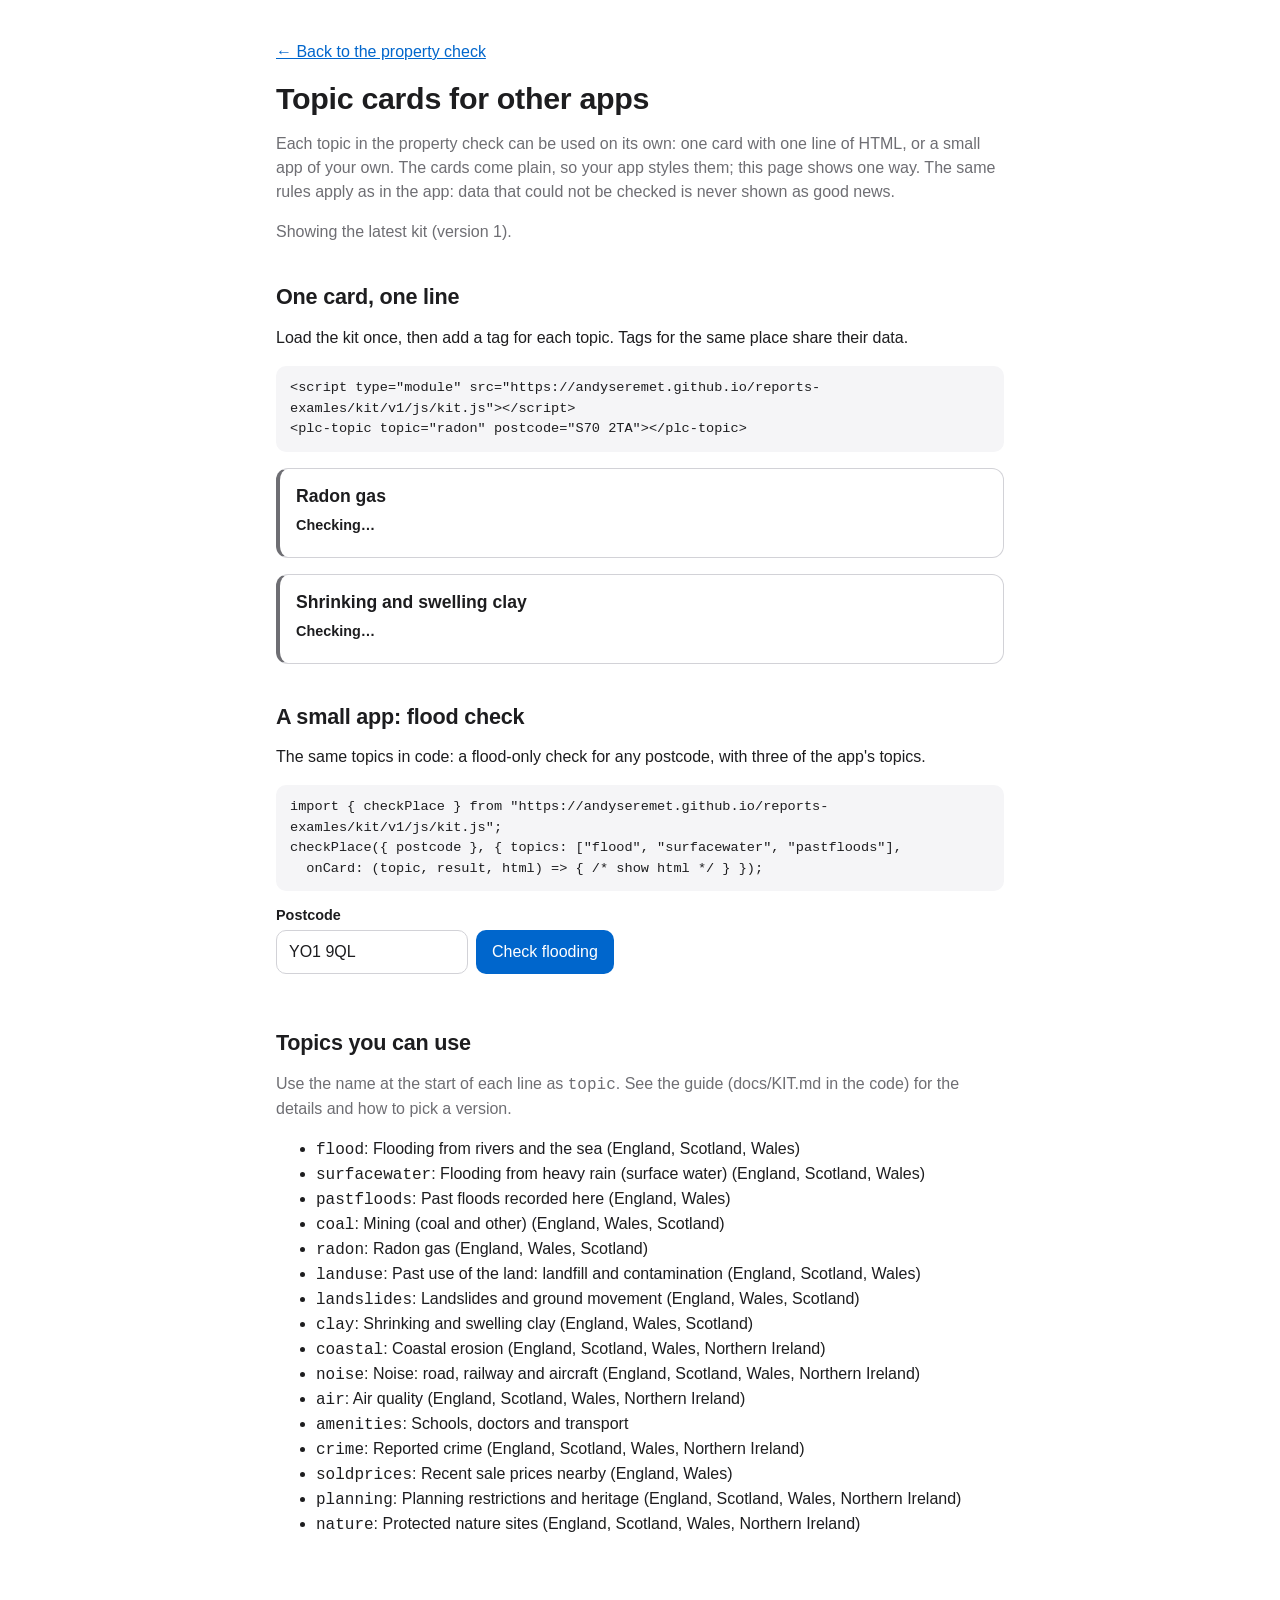
<file: kit/index.html>
<!doctype html>
<html lang="en-GB">
<head>
<meta charset="utf-8">
<meta name="viewport" content="width=device-width, initial-scale=1">
<title>Topic cards for other apps – Property Location Check</title>
<meta name="description" content="Use Property Location Check's topics on their own: one card with one line of HTML, or a small app of your own.">
<link rel="icon" type="image/png" sizes="192x192" href="../icons/icon-192.png">
<style>
  /* How a host app might style the plain cards (js/card.js gives them no styles of their own). */
  :root { --text: #1d1d1f; --muted: #6e6e73; --line: #d2d2d7; --panel: #f5f5f7; --card: #fff; --page: #fff; --link: #0066cc;
    --high: #c9252c; --medium: #b25000; --low: #1d7a3a; --info: #0066cc; --manual: #6e6e73; --button: #0066cc; color-scheme: light dark; }
  @media (prefers-color-scheme: dark) {
    :root { --text: #f5f5f7; --muted: #a1a1a6; --line: #424245; --panel: #1c1c1e; --card: #1c1c1e; --page: #000; --link: #4da3ff;
      --high: #ff6961; --medium: #ffb340; --low: #4cd964; --info: #4da3ff; --manual: #a1a1a6; }
  }
  * { box-sizing: border-box; }
  body { margin: 0; background: var(--page); color: var(--text); font: 16px/1.5 -apple-system, BlinkMacSystemFont, "Helvetica Neue", Helvetica, Arial, sans-serif; }
  main { max-width: 760px; margin: 0 auto; padding: 24px 16px 64px; }
  h1, h2 { letter-spacing: -0.01em; line-height: 1.2; }
  h1 { font-size: 1.9rem; margin: 0 0 8px; }
  h2 { font-size: 1.35rem; margin: 40px 0 8px; }
  a { color: var(--link); }
  p.lead, .help { color: var(--muted); }
  pre { background: var(--panel); border-radius: 10px; padding: 12px 14px; overflow-x: auto; font-size: 0.85rem; white-space: pre-wrap; word-break: break-word; }
  .cards { display: grid; grid-template-columns: minmax(0, 1fr); gap: 16px; margin-top: 16px; }
  plc-topic { display: block; min-width: 0; }
  .plc-card { overflow-wrap: break-word; }
  .plc-card { background: var(--card); border: 1px solid var(--line); border-left: 4px solid var(--manual); border-radius: 12px; padding: 14px 16px; }
  .plc-card h3 { margin: 0 0 4px; font-size: 1.1rem; }
  .plc-card h4 { margin: 14px 0 4px; font-size: 0.95rem; }
  .plc-status { display: inline-block; margin: 0 0 6px; font-weight: 600; font-size: 0.9rem; }
  .plc-found { margin: 0; }
  .plc-source, .plc-saved { color: var(--muted); font-size: 0.85rem; }
  .plc-card table { border-collapse: collapse; width: 100%; font-size: 0.85rem; }
  .plc-card th, .plc-card td { border-top: 1px solid var(--line); padding: 4px 6px; text-align: left; vertical-align: top; }
  .plc-card .table-wrap { overflow-x: auto; }
  .plc-card[data-status="high"] { border-left-color: var(--high); } .plc-card[data-status="high"] .plc-status { color: var(--high); }
  .plc-card[data-status="medium"] { border-left-color: var(--medium); } .plc-card[data-status="medium"] .plc-status { color: var(--medium); }
  .plc-card[data-status="low"] { border-left-color: var(--low); } .plc-card[data-status="low"] .plc-status { color: var(--low); }
  .plc-card[data-status="info"] { border-left-color: var(--info); }
  .plc-error { color: var(--high); }
  form { display: flex; flex-wrap: wrap; gap: 8px; align-items: flex-end; }
  label { display: block; font-weight: 600; font-size: 0.9rem; margin-bottom: 4px; }
  input { font: inherit; padding: 9px 12px; border: 1px solid var(--line); border-radius: 10px; background: var(--card); color: var(--text); min-width: 0; width: 12em; }
  button { font: inherit; padding: 9px 16px; border-radius: 10px; border: 0; background: var(--button); color: #fff; cursor: pointer; min-height: 44px; }
  .plc-retry { background: var(--panel); color: var(--text); border: 1px solid var(--line); min-height: 36px; }
</style>
</head>
<body>
<main>
  <p><a href="../">← Back to the property check</a></p>
  <h1>Topic cards for other apps</h1>
  <p class="lead">Each topic in the property check can be used on its own: one card with one line of HTML, or a small app
    of your own. The cards come plain, so your app styles them; this page shows one way. The same rules apply as in the
    app: data that could not be checked is never shown as good news.</p>
  <p class="help" id="kitVersion" role="status">Loading…</p>

  <h2>One card, one line</h2>
  <p>Load the kit once, then add a tag for each topic. Tags for the same place share their data.</p>
  <pre><code>&lt;script type="module" src="https://andyseremet.github.io/reports-examles/kit/v1/js/kit.js"&gt;&lt;/script&gt;
&lt;plc-topic topic="radon" postcode="S70 2TA"&gt;&lt;/plc-topic&gt;</code></pre>
  <div class="cards" id="singleCards">
    <plc-topic topic="radon" postcode="S70 2TA"></plc-topic>
    <plc-topic topic="clay" postcode="S70 2TA"></plc-topic>
  </div>

  <h2>A small app: flood check</h2>
  <p>The same topics in code: a flood-only check for any postcode, with three of the app's topics.</p>
  <pre><code>import { checkPlace } from "https://andyseremet.github.io/reports-examles/kit/v1/js/kit.js";
checkPlace({ postcode }, { topics: ["flood", "surfacewater", "pastfloods"],
  onCard: (topic, result, html) =&gt; { /* show html */ } });</code></pre>
  <form id="floodForm">
    <div><label for="floodPostcode">Postcode</label><input id="floodPostcode" name="postcode" value="YO1 9QL" autocomplete="postal-code" required></div>
    <button type="submit">Check flooding</button>
  </form>
  <p class="help" id="floodStatus" role="status" aria-live="polite"></p>
  <div class="cards" id="floodCards"></div>

  <h2>Topics you can use</h2>
  <p class="help">Use the name at the start of each line as <code>topic</code>. See the guide (docs/KIT.md in the code) for the
    details and how to pick a version.</p>
  <ul id="topicList"></ul>
</main>
<script type="module">
  // ?v=v1 shows a fixed copy (kit/v1/); without it, the latest kit (js/kit.js).
  const v = new URLSearchParams(location.search).get("v");
  const kit = await import(/^v\d+$/.test(v || "") ? `./${v}/js/kit.js` : "../js/kit.js");
  const $ = id => document.getElementById(id);
  const esc = s => String(s).replace(/[&<>"]/g, c => ({ "&": "&amp;", "<": "&lt;", ">": "&gt;", '"': "&quot;" }[c]));
  $("kitVersion").textContent = /^v\d+$/.test(v || "") ? `Showing the fixed copy ${v}.` : `Showing the latest kit (version ${kit.KIT_VERSION}).`;
  $("topicList").innerHTML = kit.TOPICS.map(t => `<li><code>${esc(t.id)}</code>: ${esc(t.title)}${t.countries ? ` (${esc(t.countries.join(", "))})` : ""}</li>`).join("");
  $("floodForm").addEventListener("submit", async e => {
    e.preventDefault();
    const cards = $("floodCards"), status = $("floodStatus");
    const topics = ["flood", "surfacewater", "pastfloods"];
    cards.innerHTML = topics.map(id => `<div data-slot="${id}"></div>`).join("");
    status.textContent = "Checking…";
    try {
      const done = await kit.checkPlace({ postcode: $("floodPostcode").value }, { topics, onCard: (topic, result, html) => {
        cards.querySelector(`[data-slot="${topic.id}"]`).innerHTML = html;
      } });
      status.textContent = `Checked ${done.place.name}${done.country ? `, ${done.country}` : ""}.`;
    } catch (err) {
      cards.innerHTML = "";
      status.textContent = err.message;
    }
  });
</script>
</body>
</html>
</file>
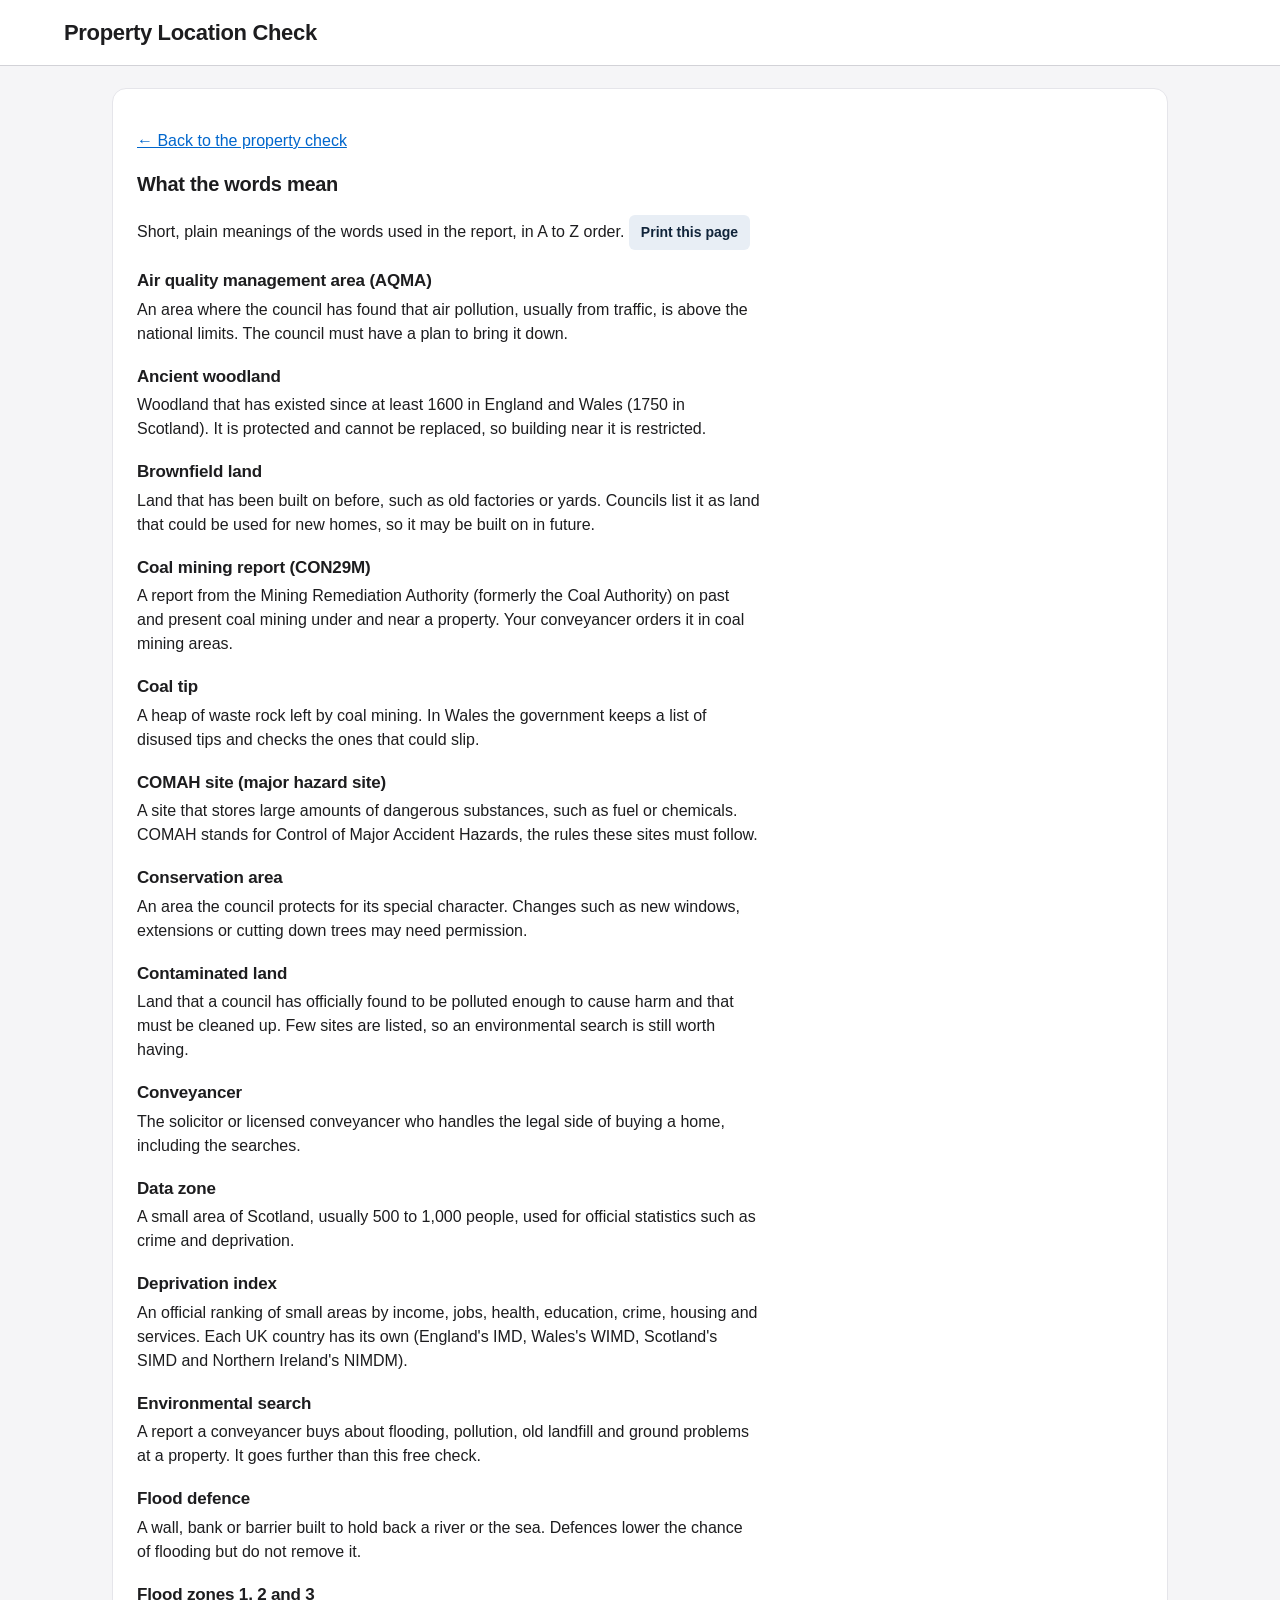
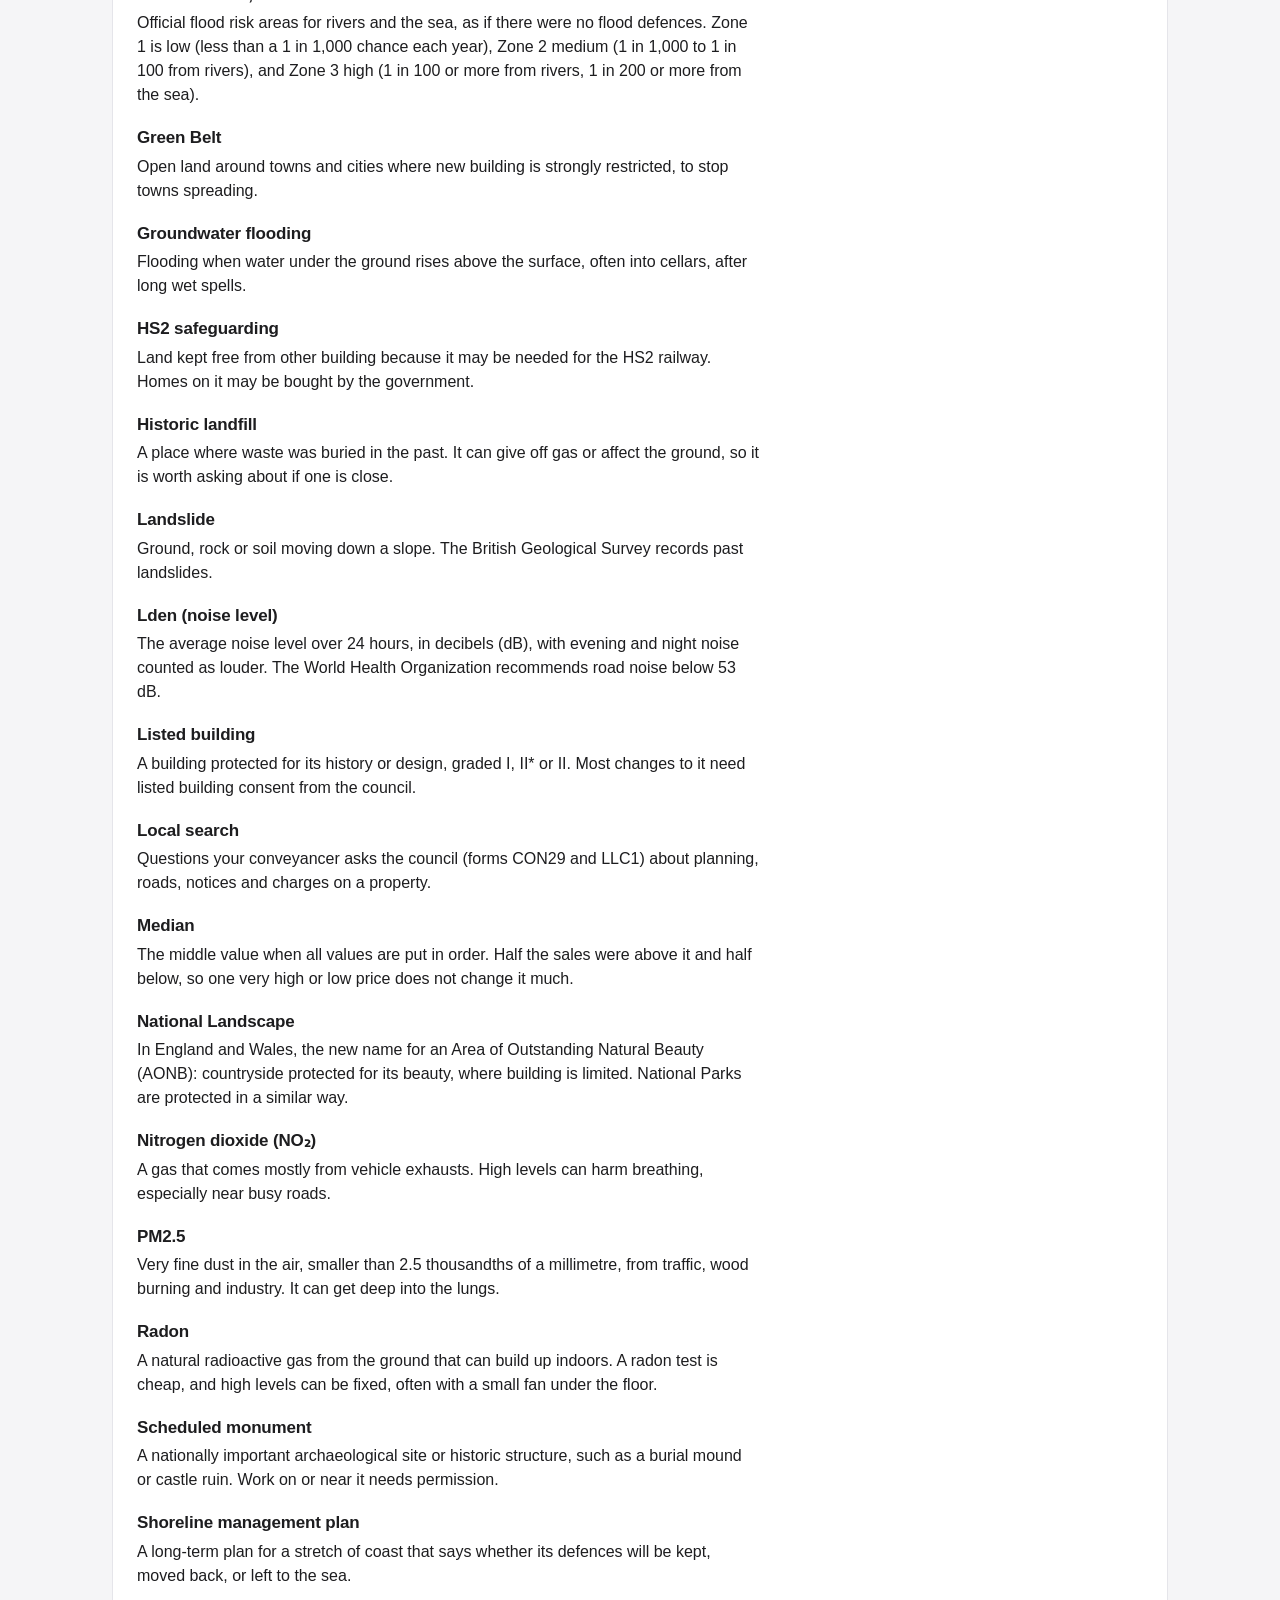
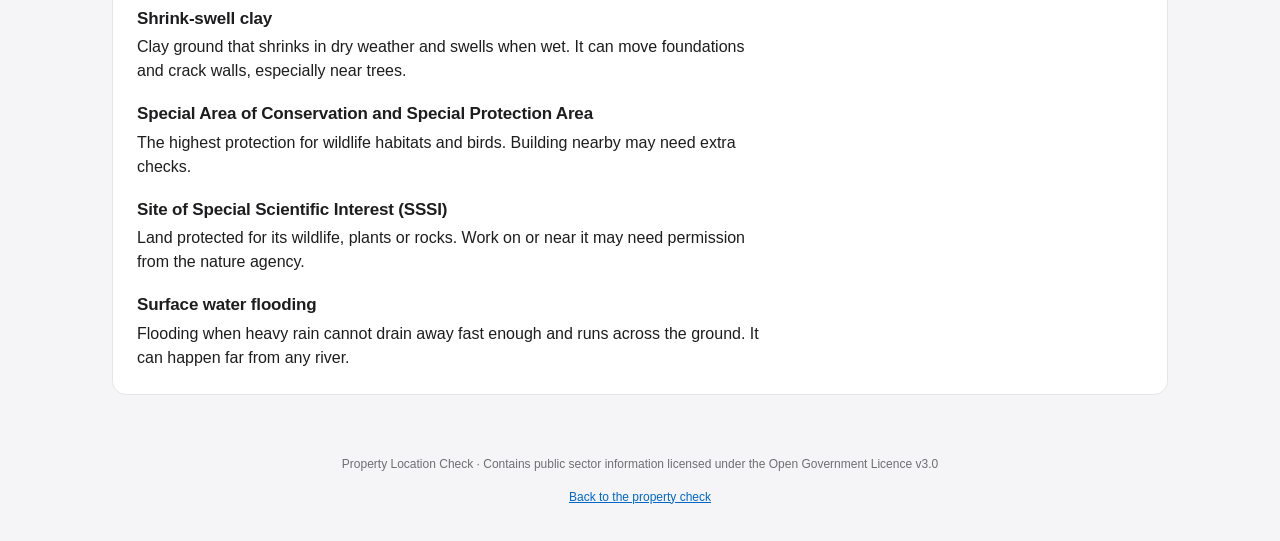
<file: glossary.html>
<!DOCTYPE html>
<html lang="en">
<head>
<meta charset="UTF-8">
<meta name="viewport" content="width=device-width, initial-scale=1.0, viewport-fit=cover">
<title>What the words mean – Property Location Check</title>
<meta name="description" content="Plain-English meanings of the words used in a Property Location Check report: flood zones, radon, coal mining reports, conservation areas and more.">
<meta name="theme-color" content="#ffffff" media="(prefers-color-scheme: light)">
<meta name="theme-color" content="#16212d" media="(prefers-color-scheme: dark)">
<meta name="color-scheme" content="light dark">
<link rel="icon" type="image/png" sizes="192x192" href="icons/icon-192.png">
<link rel="stylesheet" href="css/app.css">
</head>
<body class="glossary-page">

<header>
  <div class="title-row">
    <h1>Property Location Check</h1>
  </div>
</header>

<main class="container">
  <section class="panel">
    <p class="no-print"><a href="./">← Back to the property check</a></p>
    <h2>What the words mean</h2>
    <p>Short, plain meanings of the words used in the report, in A to Z order.
       <button class="secondary small-btn no-print" type="button" onclick="print()">Print this page</button></p>

    <!-- Each id is linked from the app (GLOSSARY in js/core.js). Keep them in step: the daily check compares them. -->
    <dl class="glossary">
      <dt id="aqma">Air quality management area (AQMA)</dt>
      <dd>An area where the council has found that air pollution, usually from traffic, is above the national limits. The
          council must have a plan to bring it down.</dd>

      <dt id="ancient-woodland">Ancient woodland</dt>
      <dd>Woodland that has existed since at least 1600 in England and Wales (1750 in Scotland). It is protected and
          cannot be replaced, so building near it is restricted.</dd>

      <dt id="brownfield">Brownfield land</dt>
      <dd>Land that has been built on before, such as old factories or yards. Councils list it as land that could be used
          for new homes, so it may be built on in future.</dd>

      <dt id="coal-mining-report">Coal mining report (CON29M)</dt>
      <dd>A report from the Mining Remediation Authority (formerly the Coal Authority) on past and present coal mining
          under and near a property. Your conveyancer orders it in coal mining areas.</dd>

      <dt id="coal-tip">Coal tip</dt>
      <dd>A heap of waste rock left by coal mining. In Wales the government keeps a list of disused tips and checks the
          ones that could slip.</dd>

      <dt id="comah">COMAH site (major hazard site)</dt>
      <dd>A site that stores large amounts of dangerous substances, such as fuel or chemicals. COMAH stands for Control of
          Major Accident Hazards, the rules these sites must follow.</dd>

      <dt id="conservation-area">Conservation area</dt>
      <dd>An area the council protects for its special character. Changes such as new windows, extensions or cutting down
          trees may need permission.</dd>

      <dt id="contaminated-land">Contaminated land</dt>
      <dd>Land that a council has officially found to be polluted enough to cause harm and that must be cleaned up.
          Few sites are listed, so an environmental search is still worth having.</dd>

      <dt id="conveyancer">Conveyancer</dt>
      <dd>The solicitor or licensed conveyancer who handles the legal side of buying a home, including the searches.</dd>

      <dt id="data-zone">Data zone</dt>
      <dd>A small area of Scotland, usually 500 to 1,000 people, used for official statistics such as crime and deprivation.</dd>

      <dt id="deprivation">Deprivation index</dt>
      <dd>An official ranking of small areas by income, jobs, health, education, crime, housing and services. Each UK
          country has its own (England's IMD, Wales's WIMD, Scotland's SIMD and Northern Ireland's NIMDM).</dd>

      <dt id="environmental-search">Environmental search</dt>
      <dd>A report a conveyancer buys about flooding, pollution, old landfill and ground problems at a property. It goes
          further than this free check.</dd>

      <dt id="flood-defence">Flood defence</dt>
      <dd>A wall, bank or barrier built to hold back a river or the sea. Defences lower the chance of flooding but do
          not remove it.</dd>

      <dt id="flood-zone">Flood zones 1, 2 and 3</dt>
      <dd>Official flood risk areas for rivers and the sea, as if there were no flood defences. Zone 1 is low (less than
          a 1 in 1,000 chance each year), Zone 2 medium (1 in 1,000 to 1 in 100 from rivers), and Zone 3 high (1 in 100
          or more from rivers, 1 in 200 or more from the sea).</dd>

      <dt id="green-belt">Green Belt</dt>
      <dd>Open land around towns and cities where new building is strongly restricted, to stop towns spreading.</dd>

      <dt id="groundwater-flooding">Groundwater flooding</dt>
      <dd>Flooding when water under the ground rises above the surface, often into cellars, after long wet spells.</dd>

      <dt id="hs2">HS2 safeguarding</dt>
      <dd>Land kept free from other building because it may be needed for the HS2 railway. Homes on it may be bought
          by the government.</dd>

      <dt id="landfill">Historic landfill</dt>
      <dd>A place where waste was buried in the past. It can give off gas or affect the ground, so it is worth asking
          about if one is close.</dd>

      <dt id="landslide">Landslide</dt>
      <dd>Ground, rock or soil moving down a slope. The British Geological Survey records past landslides.</dd>

      <dt id="lden">Lden (noise level)</dt>
      <dd>The average noise level over 24 hours, in decibels (dB), with evening and night noise counted as louder. The
          World Health Organization recommends road noise below 53 dB.</dd>

      <dt id="listed-building">Listed building</dt>
      <dd>A building protected for its history or design, graded I, II* or II. Most changes to it need listed building
          consent from the council.</dd>

      <dt id="local-search">Local search</dt>
      <dd>Questions your conveyancer asks the council (forms CON29 and LLC1) about planning, roads, notices and charges
          on a property.</dd>

      <dt id="median">Median</dt>
      <dd>The middle value when all values are put in order. Half the sales were above it and half below, so one very
          high or low price does not change it much.</dd>

      <dt id="national-landscape">National Landscape</dt>
      <dd>In England and Wales, the new name for an Area of Outstanding Natural Beauty (AONB): countryside protected for
          its beauty, where building is limited. National Parks are protected in a similar way.</dd>

      <dt id="no2">Nitrogen dioxide (NO₂)</dt>
      <dd>A gas that comes mostly from vehicle exhausts. High levels can harm breathing, especially near busy roads.</dd>

      <dt id="pm25">PM2.5</dt>
      <dd>Very fine dust in the air, smaller than 2.5 thousandths of a millimetre, from traffic, wood burning and
          industry. It can get deep into the lungs.</dd>

      <dt id="radon">Radon</dt>
      <dd>A natural radioactive gas from the ground that can build up indoors. A radon test is cheap, and high levels
          can be fixed, often with a small fan under the floor.</dd>

      <dt id="scheduled-monument">Scheduled monument</dt>
      <dd>A nationally important archaeological site or historic structure, such as a burial mound or castle ruin.
          Work on or near it needs permission.</dd>

      <dt id="shoreline-management-plan">Shoreline management plan</dt>
      <dd>A long-term plan for a stretch of coast that says whether its defences will be kept, moved back, or left to
          the sea.</dd>

      <dt id="shrink-swell">Shrink-swell clay</dt>
      <dd>Clay ground that shrinks in dry weather and swells when wet. It can move foundations and crack walls,
          especially near trees.</dd>

      <dt id="special-area">Special Area of Conservation and Special Protection Area</dt>
      <dd>The highest protection for wildlife habitats and birds. Building nearby may need extra checks.</dd>

      <dt id="sssi">Site of Special Scientific Interest (SSSI)</dt>
      <dd>Land protected for its wildlife, plants or rocks. Work on or near it may need permission from the nature
          agency.</dd>

      <dt id="surface-water">Surface water flooding</dt>
      <dd>Flooding when heavy rain cannot drain away fast enough and runs across the ground. It can happen far from any
          river.</dd>
    </dl>
  </section>
</main>

<footer>
  Property Location Check · Contains public sector information licensed under the Open Government Licence v3.0
  <p class="no-print"><a href="./">Back to the property check</a></p>
</footer>

</body>
</html>
</file>
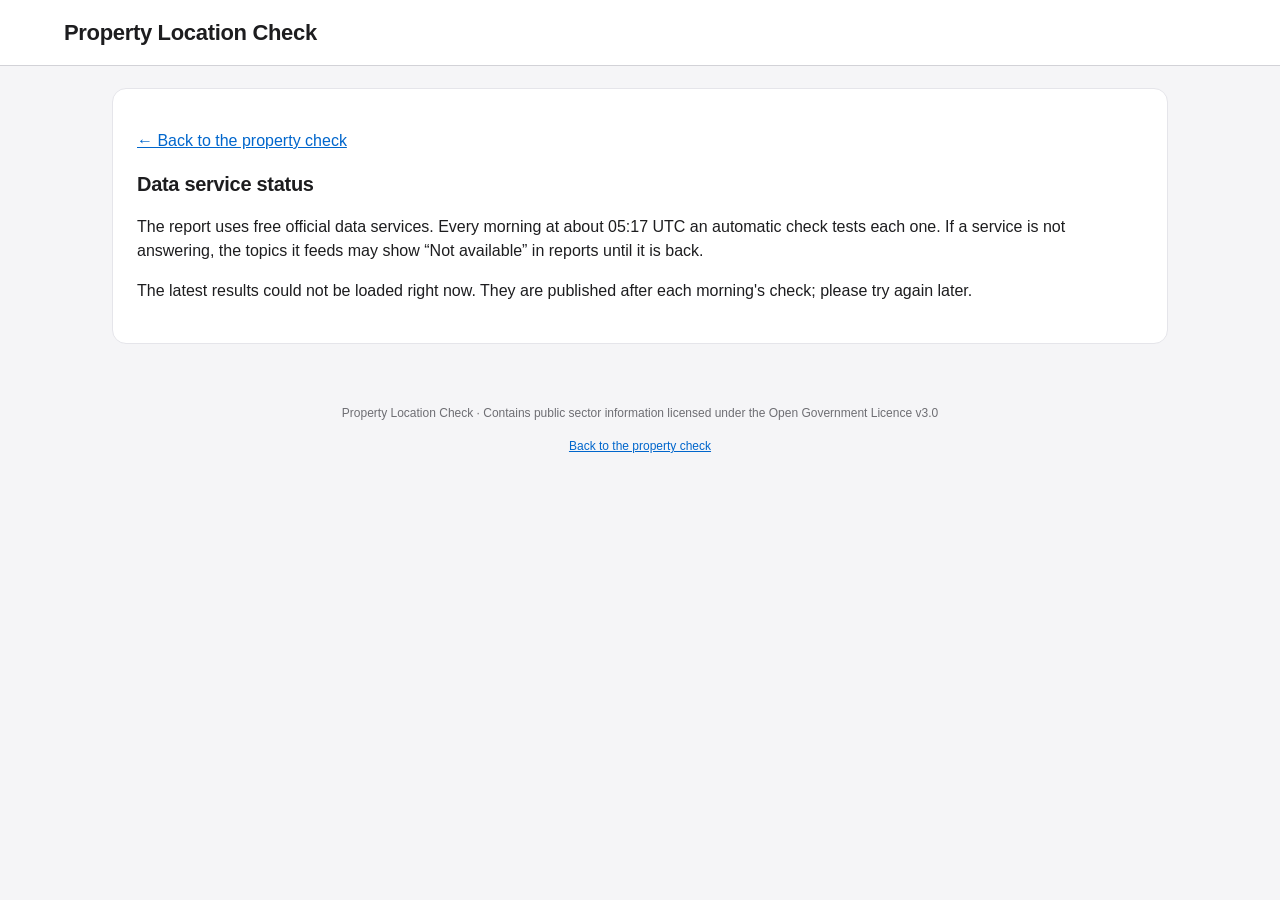
<file: status.html>
<!DOCTYPE html>
<html lang="en">
<head>
<meta charset="UTF-8">
<meta name="viewport" content="width=device-width, initial-scale=1.0, viewport-fit=cover">
<title>Data service status – Property Location Check</title>
<meta name="description" content="Which official data services used by Property Location Check worked in this morning's automatic check.">
<meta name="theme-color" content="#ffffff" media="(prefers-color-scheme: light)">
<meta name="theme-color" content="#16212d" media="(prefers-color-scheme: dark)">
<meta name="color-scheme" content="light dark">
<link rel="icon" type="image/png" sizes="192x192" href="icons/icon-192.png">
<link rel="stylesheet" href="css/app.css">
</head>
<body>

<header>
  <div class="title-row">
    <h1>Property Location Check</h1>
  </div>
</header>

<main class="container">
  <section class="panel">
    <p><a href="./">← Back to the property check</a></p>
    <h2>Data service status</h2>
    <p>The report uses free official data services. Every morning at about 05:17 UTC an automatic check tests each
       one. If a service is not answering, the topics it feeds may show “Not available” in reports until it is back.</p>
    <div id="statusBox" aria-live="polite"><p>Loading today's results…</p></div>
  </section>
</main>

<footer>
  Property Location Check · Contains public sector information licensed under the Open Government Licence v3.0
  <p><a href="./">Back to the property check</a></p>
</footer>

<script src="js/status.js"></script>
</body>
</html>
</file>
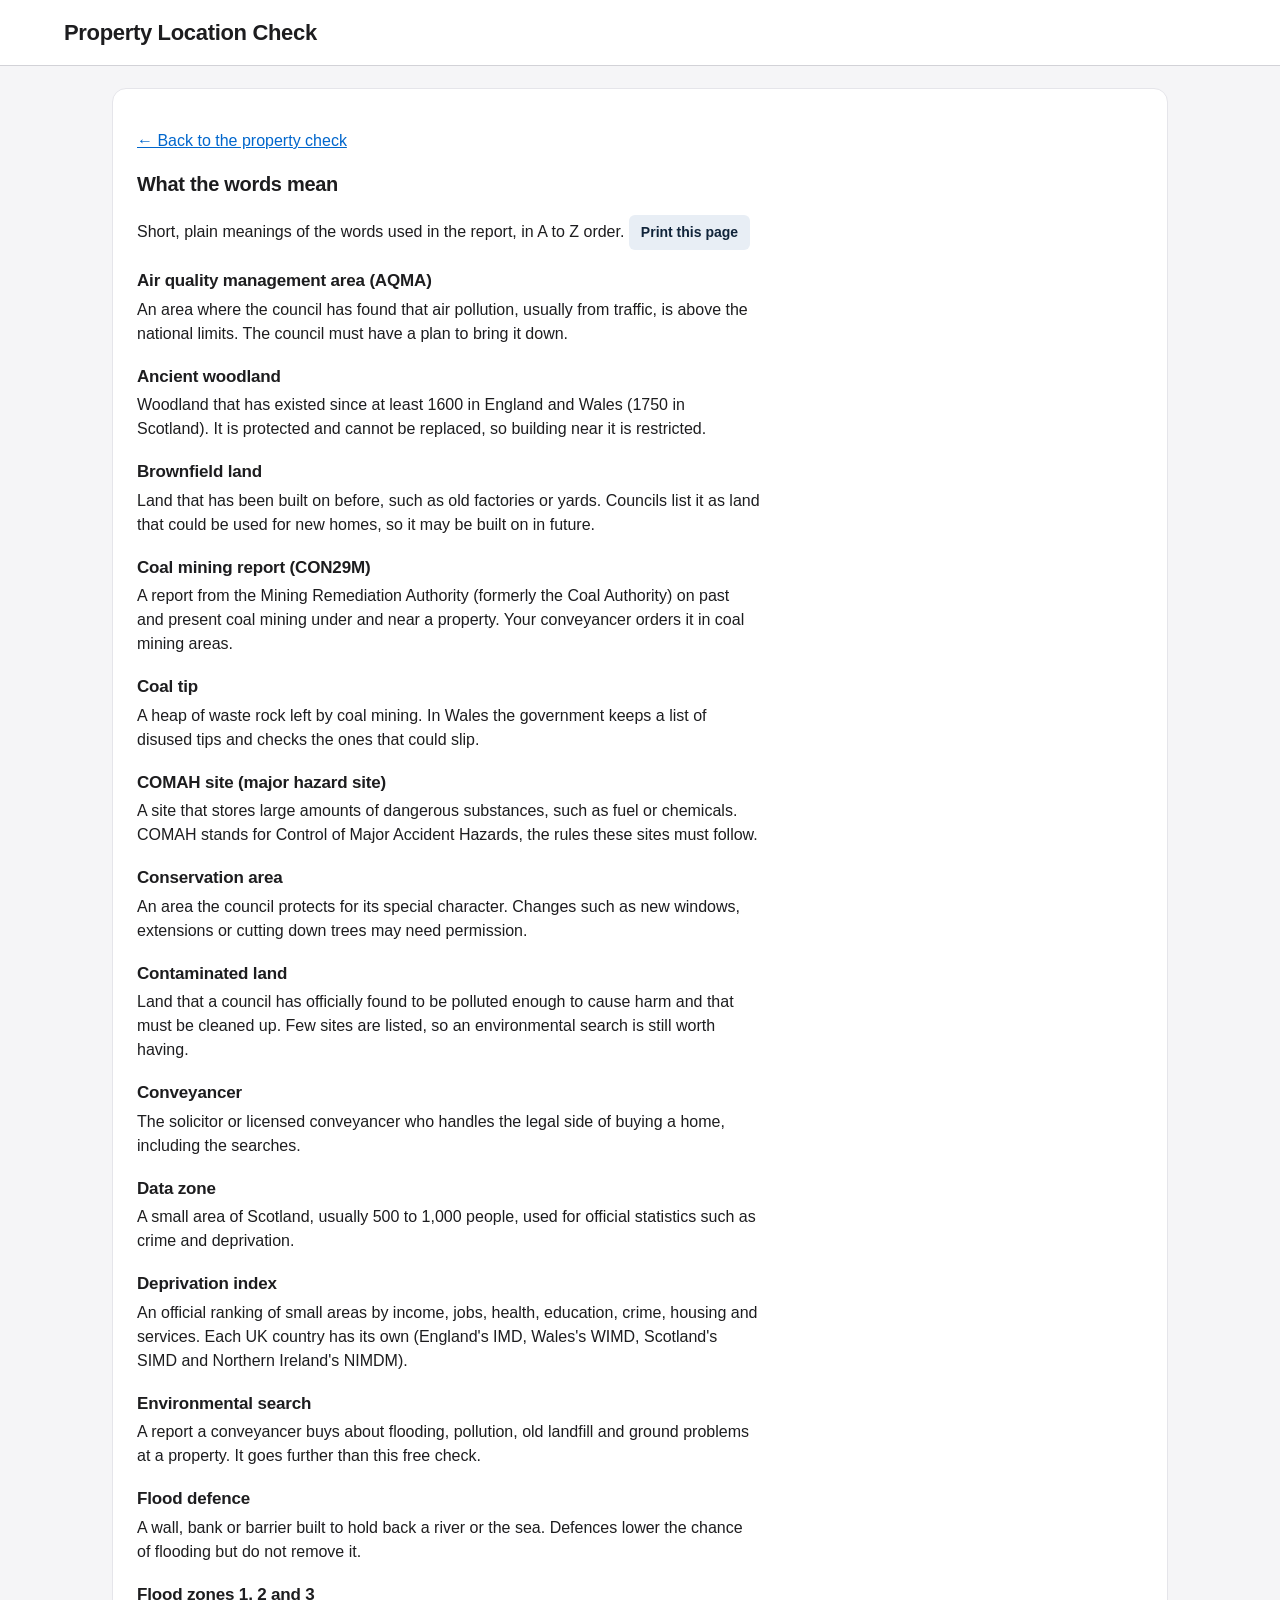
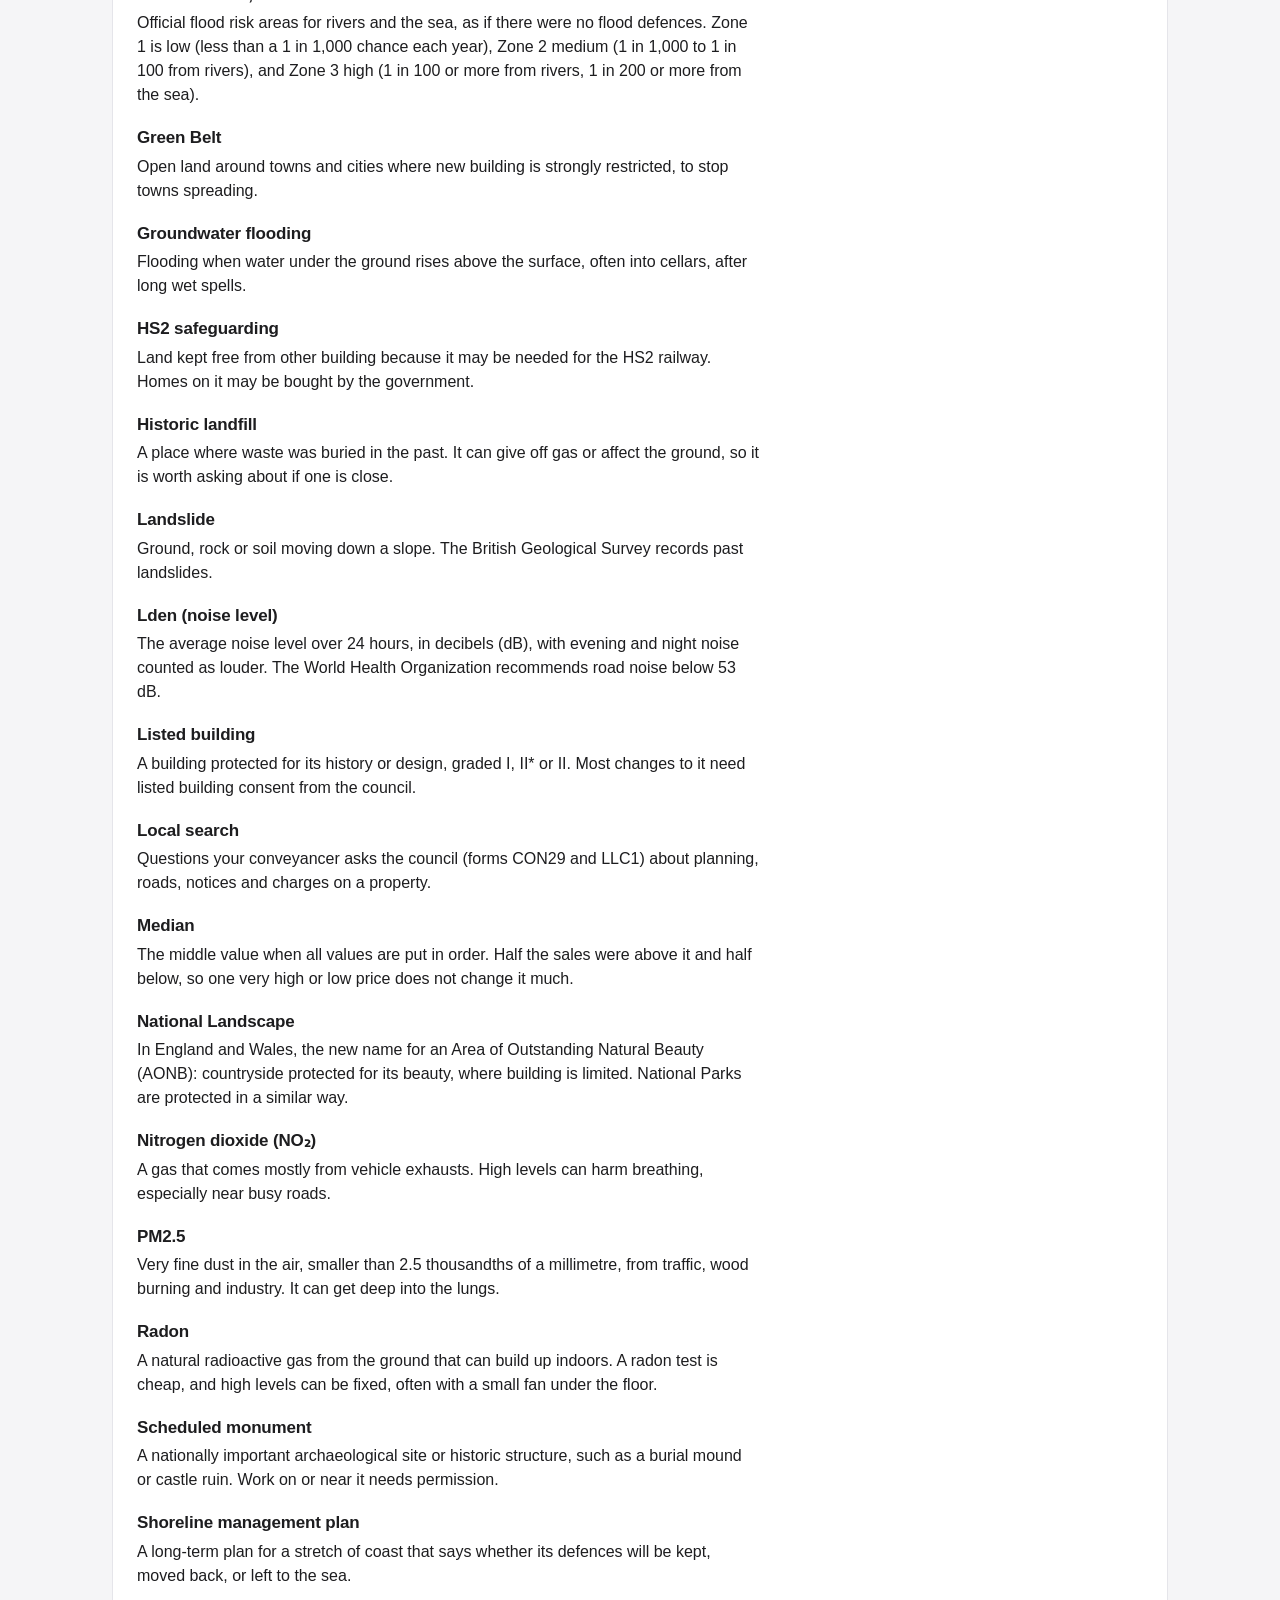
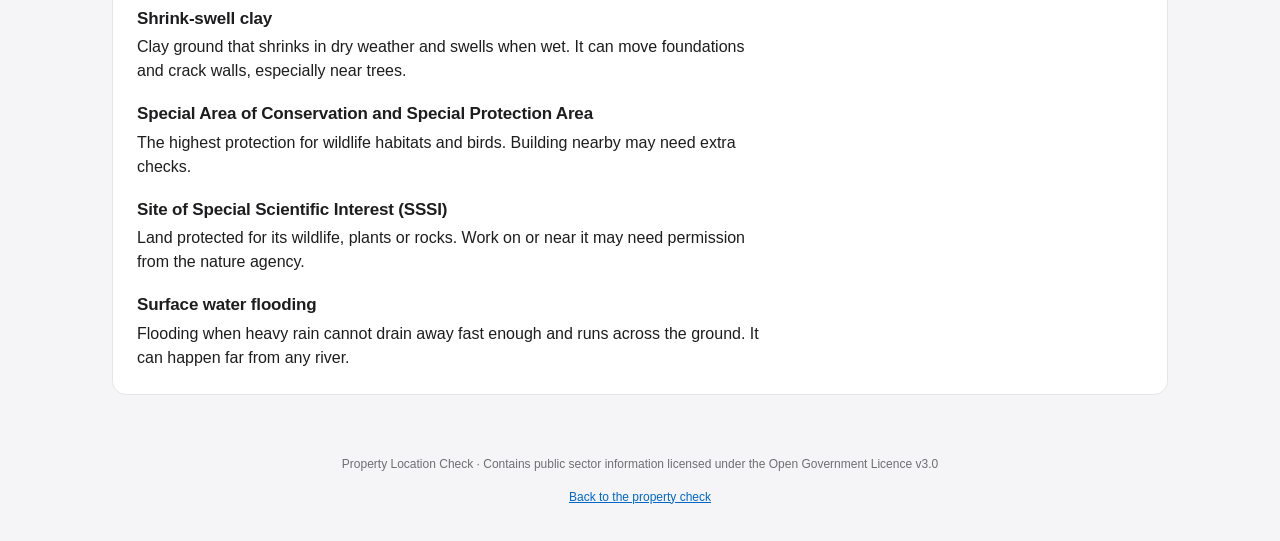
<file: kit/v1/glossary.html>
<!doctype html>
<html lang="en-GB">
<head>
<meta charset="utf-8">
<meta name="viewport" content="width=device-width, initial-scale=1">
<title>What the words mean – Property Location Check</title>
<meta http-equiv="refresh" content="0; url=../../glossary.html">
<script>location.replace("../../glossary.html" + location.hash);</script>
</head>
<body><p><a href="../../glossary.html">What the words mean</a></p></body>
</html>
</file>
<file: css/app.css>
/* Property Location Check – all page styles. */

/* ---------- colours (light) ---------- */
:root {
  --navy:#10243a;
  --blue:#0066cc;
  --link:#0066cc;       /* one accent colour (owner, 8 November 2026): 5.6:1 on white */
  --teal:#0066cc;
  --sticky-top:64px;    /* height of the sticky section bar */
  --bottom-clear:72px;  /* space kept clear for the "back to top" button */
  --accent-bg:#0066cc;
  --bg:#f5f5f7;
  --surface:#ffffff;
  --surface-2:#f5f5f7;
  --surface-3:#f3f7fb;
  --text:#1d1d1f;
  --heading:#1d1d1f;
  --muted:#6e6e73;
  --border:#e5e5ea;
  --hairline:#d2d2d7;
  --input-border:#9fb0c2;
  --focus:#f2a900;
  --btn2-bg:#e8eef5;   --btn2-text:#10243a;
  --notice-bg:#fff6e5;
  --confirm-bg:#eef6f7; --confirm-border:#bfe0e3;
  --hover:#e8f1fa;
  --high-bg:#fdecea;   --high:#a3261d;
  --med-bg:#fff2d6;    --med:#7a4f00;
  --low-bg:#e5f4ea;    --low:#17653b;
  --info-bg:#e6f0fa;   --info:#1d4f80;
  --manual-bg:#eeeef3; --manual:#4a4a5e;
  --shadow:0 2px 6px #10243a14;
}
/* ---------- colours (dark): follows the phone or computer setting ---------- */
@media screen and (prefers-color-scheme: dark) {
  :root {
    --navy:#0b1826;
    --link:#7cbcf0;
    --teal:#7cbcf0;
    --accent-bg:#0a64c2;
    --bg:#0e161f;
    --surface:#16212d;
    --surface-2:#1e2b39;
    --surface-3:#1a2633;
    --text:#e2e9f0;
    --heading:#d6e6f7;
    --muted:#a3b2c2;
    --border:#2c3b4b;
    --hairline:#3a4a5b;
    --input-border:#4a5d72;
    --btn2-bg:#24364a;   --btn2-text:#e2e9f0;
    --notice-bg:#3a2f17;
    --confirm-bg:#123033; --confirm-border:#25575b;
    --hover:#22364b;
    --high-bg:#4a201c;   --high:#ffb4a9;
    --med-bg:#45360f;    --med:#ffd479;
    --low-bg:#163a26;    --low:#94dcae;
    --info-bg:#173149;   --info:#a5cdf2;
    --manual-bg:#2a2b37; --manual:#cfd0dd;
    --shadow:0 2px 8px #0008;
  }
  input,select {color-scheme:dark}
}

* {box-sizing:border-box}
html {scroll-behavior:smooth}
@media (prefers-reduced-motion: reduce) {html {scroll-behavior:auto} *{transition:none!important;animation:none!important}}
body {margin:0;font-family:-apple-system,BlinkMacSystemFont,Helvetica,Arial,sans-serif;color:var(--text);background:var(--bg);line-height:1.5}
body.no-scroll {overflow:hidden}
:focus-visible {outline:3px solid var(--focus);outline-offset:2px}
a {color:var(--link);overflow-wrap:anywhere}
abbr[title] {text-decoration:underline dotted;cursor:help}
.hidden {display:none!important}

/* Larger text option (the map itself is not enlarged, so it stays accurate) */
html.large-text .zoomable {zoom:1.18}

/* ---------- header ---------- */
/* A light header (owner, 8 November 2026): white, a hairline under it, dark text. */
header {background:var(--surface);color:var(--heading);padding:16px 5%;border-bottom:1px solid var(--hairline)}
header h1 {margin:0;font-size:22px;font-weight:600;letter-spacing:-.015em}
.title-row {display:flex;align-items:center;gap:10px;flex-wrap:wrap}
.header-tools {margin-left:auto;display:flex;gap:8px}
.header-tools button {background:none;color:var(--link);border:1px solid var(--hairline);padding:7px 12px;font-size:14px;font-weight:600}
.header-tools button[aria-pressed="true"] {background:var(--link);border-color:var(--link);color:var(--surface)}
.tsize-label {display:none}
@media (min-width:480px) {.tsize-label {display:inline}}
header .info-body {max-width:760px}

/* ---------- "i" buttons ---------- */
.info-btn {
  width:24px;height:24px;padding:0;border-radius:50%;flex:none;
  border:1.5px solid var(--muted);background:var(--surface);color:var(--muted);
  font:bold 14px/20px Georgia,"Times New Roman",serif;font-style:italic;text-align:center;vertical-align:middle;
}
.info-btn:hover {border-color:var(--link);color:var(--link)}
.info-btn[aria-expanded="true"] {background:var(--link);border-color:var(--link);color:var(--surface)}
.info-body {font-size:14px;background:var(--surface-3);border:1px solid var(--border);border-radius:8px;padding:10px 14px;margin:8px 0 12px}
.info-body p {margin:4px 0}
.info-row {margin:10px 0 0;font-size:14px}
/* "More" inside a topic: the explanation and the data source stay folded until asked for. */
.more-btn {padding:8px 0;min-height:44px;text-align:left}
.more-btn::after {content:" ▾" / ""}
.more-btn[aria-expanded="true"]::after {content:" ▴" / ""}
h2 .info-btn,h3 .info-btn,p .info-btn {margin-left:6px}

/* ---------- layout ---------- */
.container {max-width:1100px;margin:auto;padding:22px}
.panel {background:var(--surface);border:1px solid var(--border);border-radius:10px;padding:24px;margin-bottom:18px;box-shadow:var(--shadow)}
h2 {font-size:20px;margin:0 0 12px;color:var(--heading)}
h3 {font-size:17px;color:var(--heading);margin:0}
h4 {font-size:14px;color:var(--heading);margin:14px 0 4px}
label {display:block;font-weight:bold;font-size:14px;margin-bottom:6px}
input,select,button {font:inherit;border-radius:6px}
input,select {width:100%;border:1px solid var(--input-border);padding:11px;background:var(--surface);color:var(--text)}
input::placeholder {color:var(--muted);opacity:1}
/* Read by screen readers and voice control, not shown (the search box shows the same words as its hint). */
.sr-only {position:absolute;width:1px;height:1px;margin:-1px;padding:0;overflow:hidden;clip:rect(0 0 0 0);white-space:nowrap;border:0}
button {border:0;padding:12px 18px;cursor:pointer;font-weight:bold}
button:disabled {opacity:.5;cursor:not-allowed}
.primary {background:var(--accent-bg);color:#fff}
.secondary {background:var(--btn2-bg);color:var(--btn2-text)}
.big {background:var(--accent-bg);color:#fff;font-size:18px;padding:15px 26px}
.small-btn {padding:7px 12px;font-size:14px}
.help {font-size:13px;color:var(--muted);margin-top:6px}
.group-intro {color:var(--muted);margin:-4px 0 12px;max-width:70ch}
.status {padding:11px 13px;border-radius:6px;background:var(--surface-2);margin:12px 0 0;font-size:14px}
.status.error {background:var(--high-bg);color:var(--high)}

/* ---------- "What the words mean" page and the dotted links to it ---------- */
.glossary {margin:16px 0 0}
.glossary dt {font-weight:600;font-size:17px;letter-spacing:-.01em;margin-top:18px;scroll-margin-top:16px}
.glossary dd {margin:4px 0 0;color:var(--text);max-width:70ch;line-height:1.5}
.glossary dt:target {color:var(--teal)}
a.term {color:inherit;text-decoration:underline dotted;text-underline-offset:3px}

/* ---------- search: the 3-step guide, step labels and the search box ---------- */
/* The first-visit guide: one quiet line of three short steps. */
.guide {list-style:none;margin:0 0 14px;padding:0;display:flex;flex-wrap:wrap;gap:6px 18px;font-size:14px;line-height:1.35;color:var(--muted)}
.guide strong {color:var(--heading);font-weight:600}
.guide li {display:flex;gap:6px;align-items:center}
.guide-num {flex:none;width:18px;height:18px;border-radius:50%;border:1px solid var(--hairline);color:var(--muted);font-weight:600;font-size:11px;
  display:inline-flex;align-items:center;justify-content:center}
.step-label {font-size:13px;font-weight:bold;color:var(--teal);text-transform:uppercase;letter-spacing:.04em;margin-bottom:4px}
.search-box {position:relative}
#searchPanel > .search-box {margin:4px 0 12px}
.search-ctl {display:none}               /* the map's search button: full screen only */
.map-full .search-ctl {display:block}
.search-box label {font-size:13px}
.search-row {display:flex;gap:6px}
.search-row input {flex:1;min-width:0;font-size:16px;padding:10px}
.search-row button {padding:10px 14px}
#suggestions {
  position:absolute;z-index:1000;left:0;right:0;top:100%;margin:4px 0 0;padding:4px 0;list-style:none;
  background:var(--surface);border:1px solid var(--input-border);border-radius:8px;box-shadow:0 8px 20px #10243a40;max-height:230px;overflow:auto;
  font-size:14px;line-height:1.4;
}
#suggestions li {padding:9px 12px;cursor:pointer}
#suggestions li small {color:var(--muted)}
#suggestions li[aria-selected="true"],#suggestions li:hover {background:var(--hover)}
#suggestions li.address-search {border-top:1px solid var(--border);color:var(--link)}

/* ---------- map ---------- */
#map {height:440px;width:100%;border-radius:8px;border:1px solid var(--border);margin-top:14px;isolation:isolate}
/* Leaflet puts an inline position:relative on the map, so these rules need !important to win. */
#map.map-full {position:fixed!important;top:0!important;left:0!important;right:0;bottom:0;width:100%;height:100vh;height:100dvh;margin:0;border:0;border-radius:0;z-index:3000}
.leaflet-marker-draggable {touch-action:none}
.map-hint {
  position:absolute;inset:0;z-index:1100;display:flex;align-items:center;justify-content:center;
  background:#10243a8c;color:#fff;font-size:18px;font-weight:bold;text-align:center;padding:24px;
  opacity:0;transition:opacity .25s;pointer-events:none;
}
.map-hint.show {opacity:1}
.map-run {
  display:none;position:absolute;left:50%;bottom:calc(28px + env(safe-area-inset-bottom));transform:translateX(-50%);z-index:1050;
  background:var(--accent-bg);color:#fff;font-size:17px;padding:14px 24px;border-radius:30px;box-shadow:0 3px 12px #0007;white-space:nowrap;
}
.map-run.show {display:block}
.map-ctrl {font:14px/1.5 Arial,Helvetica,sans-serif;color:var(--text)}
.map-btn {
  width:44px;height:44px;padding:0;border-radius:8px;background:var(--surface);color:var(--heading);
  box-shadow:0 1px 5px #10243a66;display:flex;align-items:center;justify-content:center;
}
.map-btn:hover {background:var(--surface-2)}
.map-btn svg {pointer-events:none}   /* the button, not its icon, receives the click */
.leaflet-bar a,.leaflet-bar a:hover {background:var(--surface);color:var(--heading);border-bottom-color:var(--border)}
.leaflet-touch .leaflet-bar a {width:44px;height:44px;line-height:44px}
.map-ctrl.open .map-btn,.map-btn.active {background:#10243a;color:#fff}
.map-btn.busy svg {animation:spin 1s linear infinite}
@keyframes spin {to {transform:rotate(360deg)}}
.map-pop {display:none;margin-top:6px;background:var(--surface);border-radius:8px;box-shadow:0 2px 10px #10243a66;padding:12px}
.map-ctrl.open .map-pop {display:block}
.leaflet-left .map-pop {width:min(400px, calc(100vw - 80px))}
.leaflet-right .map-ctrl {display:flex;flex-direction:column;align-items:flex-end}
.leaflet-right .map-pop {width:250px;max-height:330px;overflow:auto}
.map-pop h3 {font-size:14px;margin:0 0 6px}
.map-pop .switch {display:flex;gap:8px;align-items:center;font-weight:normal;font-size:14px;margin:0 0 10px;cursor:pointer}
.map-pop .switch input {width:18px;height:18px;margin:0}
.map-pop .switch input[type=radio] {width:16px;height:16px}
.map-key {list-style:none;padding:0;margin:0;font-size:13px;line-height:1.9}
.map-key .dot {display:inline-block;width:11px;height:11px;border-radius:50%;border:2px solid #fff;box-shadow:0 0 0 1px #0003;margin-right:8px;vertical-align:-1px}
.confirm {margin-top:14px;padding:16px;border-radius:8px;background:var(--confirm-bg);border:1px solid var(--confirm-border)}
.confirm p {margin:0 0 10px}
details.advanced {margin-top:14px;font-size:14px}
details.advanced summary {cursor:pointer;color:var(--link);padding:4px 0}
.adv-grid {display:grid;grid-template-columns:2fr 1fr 1fr 1fr;gap:12px;margin-top:10px}

/* ---------- saved properties and compare ---------- */
.saved-list {list-style:none;padding:0;margin:0}
.saved-list li {display:flex;gap:12px;align-items:center;padding:10px 0;border-bottom:1px solid var(--border)}
.saved-list .cmp {margin:0;display:flex;flex-direction:column;align-items:center;gap:2px;cursor:pointer}
.saved-list .cmp span {font-size:11px;color:var(--muted)}
.saved-list .cmp input {width:24px;height:24px;margin:0}
.saved-main {flex:1;min-width:0}
.saved-main a {font-weight:bold}
.saved-main small {display:block;color:var(--muted)}
.saved-btns {display:flex;flex-wrap:wrap;gap:6px;flex-shrink:0}
.saved-act {background:var(--surface);color:var(--link);border:1px solid var(--border);padding:6px 10px;font-size:14px;min-height:36px}
.saved-act:hover {background:var(--hover)}
.undo-bar {display:flex;gap:12px;align-items:center;flex-wrap:wrap;padding:10px 14px;margin:10px 0;border-radius:6px;
  background:var(--surface-2);border:1px solid var(--border);font-size:14px}
.notes-status {display:flex;align-items:center;gap:6px;margin:6px 0 0}
#notesFlash {font-weight:bold;color:var(--low)}
/* Narrow screens: name and details use the full width; Rename and Remove go underneath. */
@media (max-width:600px) {
  .saved-list li {display:grid;grid-template-columns:auto auto minmax(0,1fr);column-gap:10px;align-items:start}
  .saved-list .cmp,.saved-list .star-btn {margin-top:2px}
  .saved-main {grid-column:3}
  .saved-btns {grid-column:3;gap:8px;margin-top:6px}
  .saved-act {min-height:44px;padding:8px 14px}
}
.mini-counts {display:flex;gap:4px;flex-wrap:wrap;margin-top:3px}
.mini-counts .chip {font-size:11px;padding:1px 7px}
.link-btn {background:none;color:var(--link);padding:6px;font-weight:normal;text-decoration:underline}
.saved-actions {display:flex;gap:10px;align-items:center;flex-wrap:wrap;margin-top:12px}
.compare-table td {min-width:160px}
.compare-table td:first-child {min-width:120px;font-weight:bold;color:var(--heading)}
.compare-table.only-diff tr.same {display:none}
.diff-only {display:inline-flex;align-items:center;gap:8px;min-height:44px;cursor:pointer;font-weight:bold}
.diff-only input {width:22px;height:22px;margin:0}
#diffHelp {margin-top:0}

/* ---------- report ---------- */
.icon-label {display:inline-flex;align-items:center;gap:6px}
.icon-label svg {flex:none}
.report-nav {
  position:sticky;top:0;z-index:1100;display:flex;gap:4px;align-items:center;overflow-x:auto;white-space:nowrap;
  background:var(--surface);border-bottom:1px solid var(--border);margin:0 -22px 10px;padding:8px 22px;scrollbar-width:none;
}
.report-nav::-webkit-scrollbar {display:none}
.report-nav a {padding:6px 10px;border-radius:20px;text-decoration:none;color:var(--text);font-size:14px}
.report-nav a.active {background:var(--accent-bg);color:#fff}
.report-nav .nav-links {display:flex;gap:4px;align-items:center;flex:1;min-width:0;overflow-x:auto;scrollbar-width:none}
.report-nav .nav-links::-webkit-scrollbar {display:none}
.report-nav #toggleAll {flex:none;background:none;color:var(--link);font-weight:600;padding:8px 10px}
.report-nav #toggleAll:hover:not(:disabled) {text-decoration:underline}
.nav-links.more-right {-webkit-mask-image:linear-gradient(to right,#000 calc(100% - 40px),transparent);mask-image:linear-gradient(to right,#000 calc(100% - 40px),transparent)}
.nav-links.more-left {-webkit-mask-image:linear-gradient(to left,#000 calc(100% - 40px),transparent);mask-image:linear-gradient(to left,#000 calc(100% - 40px),transparent)}
.nav-links.more-left.more-right {-webkit-mask-image:linear-gradient(to right,transparent,#000 40px,#000 calc(100% - 40px),transparent);mask-image:linear-gradient(to right,transparent,#000 40px,#000 calc(100% - 40px),transparent)}
.report-nav button {padding:6px 10px;font-size:13px}
.cover,.group,.step-fold,.slot,details.check {scroll-margin-top:calc(var(--sticky-top) + 8px)}
/* Keep keyboard focus clear of the sticky section bar (top) and the "back to top" button (bottom),
   so a focused item is never hidden behind them (WCAG 2.2: 2.4.11). Not on the section bar itself:
   focusing its links must not interrupt the scroll to the chosen section. */
:focus:not(#reportNav, #reportNav *) {scroll-margin-top:var(--sticky-top);scroll-margin-bottom:var(--bottom-clear)}
.cover h1 {font-size:26px;color:var(--heading);margin:0}
.cover .meta {font-size:14px;color:var(--muted);margin-top:6px}
.print-only {display:none}
body.printing #reportMap {width:520px;height:390px;margin:6mm auto 0}
/* One line above the report: the place, "Change" (search map) and "Saved (3)". */
.place-bar {display:flex;flex-wrap:wrap;align-items:center;justify-content:space-between;gap:8px 12px;margin:12px 0;padding:8px 12px;
  border:1px solid var(--border);border-radius:8px;background:var(--surface);scroll-margin-top:8px}
.place-name {overflow-wrap:anywhere;min-width:0}
.place-btns {display:flex;gap:8px;flex-wrap:wrap}
.place-btns button {display:inline-flex;align-items:center;gap:6px}
body.hide-search #searchPanel,body.hide-saved #savedPanel {display:none}
#reportMap {width:100%;max-width:560px;aspect-ratio:4/3;border-radius:12px;border:1px solid var(--border);margin:16px auto;isolation:isolate}
.verdict {font-size:18px;margin:10px 0}
.progress-bar {height:8px;background:var(--surface-2);border-radius:8px;overflow:hidden;margin:8px 0 14px}
.progress-bar span {display:block;height:100%;background:var(--teal);transition:width .3s}
/* One line under the topic grid: each rating's symbol, colour and count. */
.chip-symbol {margin-right:4px}
.topic {position:relative}
/* The tile's symbol is drawn by CSS with empty alternative text, so it is not part of the button's spoken name. */
.topic::after {position:absolute;top:3px;right:5px;font-size:11px;line-height:1}
.topic.high::after {content:"❗" / ""} .topic.medium::after {content:"⚠️" / ""} .topic.low::after {content:"✓" / ""}
.topic.info::after {content:"i" / "";font:italic 600 11px Georgia,serif} .topic.manual::after {content:"?" / ""} .topic.error::after {content:"✕" / ""}
/* Topics with "No issue found" fold into one row at the end of their section. */
details.clear-fold {border:1px solid var(--border);border-left:5px solid var(--low);border-radius:8px;margin:10px 0;background:var(--surface)}
details.clear-fold > summary {cursor:pointer;list-style:none;display:flex;align-items:center;justify-content:space-between;gap:10px;
  padding:10px 14px;font-weight:bold;color:var(--low)}
details.clear-fold > summary::-webkit-details-marker {display:none}
details.clear-fold > summary:hover {background:var(--hover)}
.fold-names {font-weight:normal;color:var(--text)}
details.clear-fold > .fold-body {padding:0 8px 8px}
/* "Next steps": notes, viewing checklist and checklist, each folded with its count. */
details.step-fold {border:1px solid var(--border);border-left:5px solid var(--border);border-radius:8px;margin:10px 0;background:var(--surface)}
details.step-fold > summary {cursor:pointer;list-style:none;display:flex;align-items:center;flex-wrap:wrap;gap:4px 10px;padding:10px 14px}
details.step-fold > summary::-webkit-details-marker {display:none}
details.step-fold > summary:hover {background:var(--hover)}
details.step-fold > summary h3 {margin:0;font-size:17px}
.step-count {font-size:14px;color:var(--muted)}
.step-count.all-done {color:var(--low);font-weight:bold}
.step-count.all-done::after {content:" ✓"}
details.step-fold > summary .more {margin-left:auto;display:inline-flex;align-items:center;gap:2px;font-size:14px;font-weight:bold;color:var(--link);white-space:nowrap}
details.step-fold > summary .more-text::before {content:"Open"}
details.step-fold[open] > summary .more-text::before {content:"Hide"}
details.step-fold[open] > summary .more svg {transform:rotate(180deg)}
details.step-fold > .step-body {padding:0 14px 12px}
.chip {display:inline-block;padding:2px 9px;border-radius:20px;font-size:12px;font-weight:bold;white-space:nowrap}
.chip.high {background:var(--high-bg);color:var(--high)}
.chip.medium {background:var(--med-bg);color:var(--med)}
.chip.low {background:var(--low-bg);color:var(--low)}
.chip.info {background:var(--info-bg);color:var(--info)}
.chip.manual,.chip.error,.chip.loading {background:var(--manual-bg);color:var(--manual)}
.notice {padding:12px 14px;background:var(--notice-bg);border-left:4px solid #d99a26;font-size:14px;margin:14px 0}
.group {margin-top:26px}
.group > h2 {border-bottom:2px solid var(--border);padding-bottom:6px}
/* "Data sources and dates": folded on screen, opened for print and downloads. */
.sources-fold > summary {list-style:none;cursor:pointer}
.sources-fold > summary::-webkit-details-marker {display:none}
.sources-fold {margin:28px 0 8px}
.sources-fold > summary {display:inline-flex;align-items:center;gap:4px;min-height:24px;font-size:13px;color:var(--muted)}
.sources-fold > summary:hover {color:var(--heading);text-decoration:underline}
.sources-fold > summary::before {content:"▸";font-size:11px}
.sources-fold[open] > summary::before {content:"▾"}
.sources-fold[open] > .table-wrap {margin-top:10px}
.muted-count {font-size:14px;font-weight:normal;color:var(--muted)}
.check {border:1px solid var(--border);border-left:6px solid var(--border);border-radius:8px;margin:10px 0;background:var(--surface)}
.check.high {border-left-color:var(--high)}
.check.medium {border-left-color:#d99a26}
.check.low {border-left-color:var(--low)}
.check.info {border-left-color:var(--info)}
.check.manual,.check.error {border-left-color:#9a9aae}
.check.loading {padding:12px 14px;display:flex;justify-content:space-between;align-items:center;gap:10px;border-left-color:var(--border)}
.check.loading .skeleton {height:10px;border-radius:6px;margin-top:8px;width:min(420px,60vw);
  background:linear-gradient(90deg,var(--surface-2) 25%,var(--border) 50%,var(--surface-2) 75%);background-size:200% 100%;animation:shimmer 1.2s infinite}
@keyframes shimmer {to {background-position:-200% 0}}
details.check > summary {cursor:pointer;padding:12px 14px;list-style:none;display:grid;grid-template-columns:minmax(0,1fr) auto;gap:4px 10px;align-items:center}
/* Long topic names wrap instead of pushing the rating label off narrow screens (WCAG 1.4.10 Reflow). */
details.check > summary h3 {overflow-wrap:anywhere}
/* The rating label may wrap too, so its symbol never pushes it off a 320 px screen with large text. */
details.check > summary .chip {white-space:normal;text-align:center}
details.check > summary::-webkit-details-marker {display:none}
details.check > summary .found {grid-column:1;font-size:14px;overflow-wrap:anywhere}
details.check > summary:hover {background:var(--hover)}
/* "Details" with a down arrow when closed, "Hide" with an up arrow when open. */
details.check > summary .more,.clear-fold > summary .more {grid-column:2;justify-self:end;align-self:end;display:inline-flex;align-items:center;gap:2px;
  font-size:14px;font-weight:bold;color:var(--link);white-space:nowrap}
details.check > summary .more-text::before,.clear-fold > summary .more-text::before {content:"Details"}
details.check[open] > summary .more-text::before,.clear-fold[open] > summary .more-text::before {content:"Hide"}
details.check > summary .more svg,.clear-fold > summary .more svg {transition:transform .15s}
details.check[open] > summary .more svg,.clear-fold[open] > summary .more svg {transform:rotate(180deg)}
@media (prefers-reduced-motion:reduce) {details.check > summary .more svg {transition:none}}
.check-body {padding:0 16px 14px;font-size:14px}
.check-body p {margin:4px 0 8px}
.check-body ul {margin:4px 0 8px;padding-left:20px}
table {width:100%;border-collapse:collapse;margin:6px 0 10px;font-size:13px}
th,td {text-align:left;padding:7px;border-bottom:1px solid var(--border);vertical-align:top}
th {background:var(--surface-2);color:var(--heading)}
.table-wrap {overflow-x:auto}
.show-all-row {margin:4px 0 8px}
.show-all {min-height:44px;padding:8px 0}
tr[hidden],li[hidden] {display:none!important}
.checklist .tick-heading {margin:16px 0 4px}
.tick-count {font-size:13px;font-weight:normal;color:var(--muted);margin-left:6px;white-space:nowrap}
.tick-count.all-done {color:var(--low);font-weight:bold}
.tick-count.all-done::after {content:" ✓"}
details.move-device .saved-actions {margin-top:8px}
.checklist ul {list-style:none;padding:0}
.checklist li {border-bottom:1px solid var(--border)}
.send-box {border:1px solid var(--border);border-radius:10px;padding:10px 12px;margin:10px 0 4px;background:var(--surface-2)}
.send-box p {margin:0}
.send-box .help:empty {display:none}
.send-box .help {margin-top:6px}
.send-box .send-buttons {display:flex;gap:10px;flex-wrap:wrap;align-items:center}
.send-box .send-buttons strong {margin-right:auto}
label.tick {display:flex;gap:10px;align-items:flex-start;font-weight:normal;font-size:14px;margin:0;padding:8px 2px;cursor:pointer}
label.tick input {width:24px;height:24px;margin:0;flex:none}
label.tick input:checked + span {text-decoration:line-through;color:var(--muted)}
.legend-list {font-size:14px;padding-left:0;list-style:none}
.legend-list li {margin:6px 0}
.to-top {
  position:fixed;right:16px;bottom:calc(16px + env(safe-area-inset-bottom));z-index:1500;width:48px;height:48px;padding:0;
  border-radius:50%;background:var(--surface);color:var(--muted);font-size:20px;font-weight:400;box-shadow:0 1px 4px #0000001a;border:1px solid var(--hairline);
}
footer {text-align:center;color:var(--muted);padding:20px;font-size:12px}
/* Phone tab bar: Summary · Problems · All topics · Next steps, only on phones with a report open. */
.tab-bar {display:none}
@media (max-width:600px) {
  body.report-open:not(.has-sticky) .tab-bar {display:grid;grid-template-columns:repeat(4,1fr);position:fixed;left:0;right:0;bottom:0;z-index:1450;
    background:var(--surface);border-top:1px solid var(--border);box-shadow:0 -2px 10px #0002;padding:0 0 env(safe-area-inset-bottom)}
  .tab-bar a,.tab-bar button {display:flex;flex-direction:column;align-items:center;justify-content:center;gap:2px;min-height:56px;padding:4px 2px;
    font:inherit;font-size:12px;font-weight:bold;line-height:1.2;text-align:center;color:var(--link);background:none;border:0;border-radius:0;text-decoration:none;overflow-wrap:anywhere}
  .tab-bar a,.tab-bar button {color:var(--muted);font-weight:600}
  .tab-bar .tab-icon {width:22px;height:22px}
  .tab-bar .active {color:var(--link);background:none;box-shadow:none}
  .tab-bar button:disabled {color:var(--muted);opacity:1}
  body.report-open:not(.has-sticky) {--bottom-clear:140px}
  /* The tab bar's Summary goes back to the top, so the round button would only cover the report (2.3.4). */
  body.report-open:not(.has-sticky) .to-top {display:none}
  /* Map coordinates mean little to a buyer on a phone: shown on bigger screens and on paper only (2.3.4). */
  .coords {display:none}
  body.report-open:not(.has-sticky) footer {padding-bottom:calc(80px + env(safe-area-inset-bottom))}
}
/* Footer links are easy to tap: at least 24 px high (WCAG 2.2 target size). */
footer a {display:inline-block;min-height:24px;padding:4px 2px;line-height:16px}
/* ---------- shortlist stars, notes and small report notes ---------- */
.star-btn {background:none;padding:4px 6px;font-size:22px;line-height:1;color:#c58a00}
.star-btn[aria-pressed="false"] {color:var(--muted)}
.note-mark {font-size:13px}
.notes textarea {width:100%;border:1px solid var(--input-border);border-radius:8px;padding:10px;font:inherit;
  background:var(--surface);color:var(--text);resize:vertical}
.notes-print {display:none;white-space:pre-wrap}
.notes-download {display:block;padding:10px;border:1px solid var(--border);border-radius:8px}
.saved-note {display:flex;gap:10px;align-items:center;flex-wrap:wrap}
.saved-note.old {border-left-color:var(--high)}
.slow-note p {margin:0}
.slow-note ul {margin:6px 0;padding-left:20px}
.old-mark {color:var(--high);font-weight:bold}


/* ---------- topic strip ---------- */
.topic-strip {display:grid;grid-template-columns:repeat(auto-fill,minmax(84px,1fr));gap:6px;margin:4px 0 16px;padding:0;list-style:none}
.topic-strip li {display:flex}
.topic-strip .topic {flex:1}
.topic {display:flex;flex-direction:column;align-items:center;gap:2px;padding:8px 4px;border-radius:8px;text-decoration:none;
  font-size:12px;font-weight:bold;border:1px solid transparent}
.topic-icon {font-size:20px;line-height:1}
.topic.high {background:var(--high-bg);color:var(--high);border-color:var(--high)}
.topic.medium {background:var(--med-bg);color:var(--med)}
.topic.low {background:var(--low-bg);color:var(--low)}
.topic.info {background:var(--info-bg);color:var(--info)}
.topic.manual,.topic.error,.topic.loading {background:var(--manual-bg);color:var(--manual)}
.topic.loading .topic-icon {opacity:.4}
.summary-title {font-size:17px;margin:4px 0 0}
/* Summary heading with the share and print icons on its right (calm: no fill, a soft grey circle on hover). */
.summary-head {display:flex;align-items:center;gap:4px}
.summary-head .summary-title {flex:1;min-width:0}
.icon-btn {display:inline-flex;align-items:center;justify-content:center;width:40px;height:40px;padding:0;border:0;border-radius:50%;
  background:none;color:var(--muted);cursor:pointer}
.icon-btn:hover:not(:disabled),.icon-btn:focus-visible {background:var(--surface-2);color:var(--heading)}
.icon-btn:disabled {opacity:.35;cursor:default}
.share-note {font-size:13px;color:var(--muted)}
.share-note:empty {display:none}
/* Keep this report: two quiet buttons under the key findings. */
.keep-row {display:flex;flex-wrap:wrap;gap:8px;margin:14px 0 0}
.keep-row button {font-size:14px;padding:8px 14px}
.topic-strip .topic {cursor:pointer;font:inherit;font-size:12px;font-weight:bold}
.topic[aria-expanded="true"] {outline:3px solid currentColor;outline-offset:1px}
.why-box {margin:-8px 0 16px;padding:10px 12px;border-radius:8px;border-left:4px solid currentColor;font-size:14px;background:var(--surface-2)}
.why-box.high {color:var(--high)} .why-box.medium {color:var(--med)} .why-box.low {color:var(--low)} .why-box.info {color:var(--info)}
.why-box.manual,.why-box.error,.why-box.loading {color:var(--manual)}
.why-box p {margin:0;color:var(--text)}
.why-box .why-actions {display:flex;flex-wrap:wrap;align-items:center;gap:6px 16px;margin-top:6px}

/* ---------- offline and storage messages ---------- */
.app-bar {position:sticky;top:0;z-index:1500;display:flex;gap:10px;align-items:center;justify-content:space-between;
  padding:10px 16px;font-size:14px;background:var(--notice-bg);border-bottom:2px solid #d99a26}
.storage-bar {background:var(--high-bg);color:var(--high);border-bottom-color:var(--high)}
.backup-note .backup-btns {display:flex;gap:14px;align-items:center;flex-wrap:wrap;margin-top:8px}

/* ---------- sticky "Check this property" on phones ---------- */
.sticky-run {position:fixed;left:0;right:0;bottom:0;z-index:1400;padding:10px 16px calc(10px + env(safe-area-inset-bottom));
  background:var(--surface);border-top:1px solid var(--border);box-shadow:0 -2px 10px #0003}
.sticky-run .big {width:100%}
body.has-sticky .to-top {bottom:calc(90px + env(safe-area-inset-bottom))}
body.has-sticky {--bottom-clear:146px}
body.has-sticky footer {padding-bottom:100px}

/* ---------- saved list rename ---------- */
.rename-input {padding:6px 8px;font-size:15px;max-width:320px}

/* ---------- tables: keyboard focus, and stacked cards on phones ---------- */
.table-wrap:focus-visible {outline:3px solid var(--focus)}
@media (max-width:600px) {
  table.stack-table, table.stack-table tbody, table.stack-table tr, table.stack-table td {display:block;width:100%}
  table.stack-table thead {position:absolute;width:1px;height:1px;overflow:hidden;clip:rect(0 0 0 0)}
  table.stack-table tr {border:1px solid var(--border);border-radius:8px;margin:8px 0;padding:6px 10px;background:var(--surface)}
  table.stack-table td {border:0;padding:4px 0}
  table.stack-table td[data-label]::before {content:attr(data-label);display:block;font-size:11px;font-weight:bold;
    text-transform:uppercase;letter-spacing:.03em;color:var(--muted)}
  table.stack-table td:first-child {font-size:14px}
  /* Lists of sites and sales: one compact line per row (name · distance · …), not a tall card. */
  table.stack-table.site-list tr {display:flex;flex-wrap:wrap;gap:0 6px;padding:6px 10px;margin:4px 0}
  table.stack-table.site-list td {width:auto;padding:0;font-size:14px}
  table.stack-table.site-list td[data-label]::before {display:none}
  table.stack-table.site-list td:first-child {font-weight:bold;flex-basis:100%}
  table.stack-table.site-list td:not(:first-child) + td::before {content:"·" / "";display:inline;margin-right:6px;color:var(--muted)}
  .compare-table td {min-width:0}
}


@media(max-width:800px) {
  .adv-grid {grid-template-columns:1fr 1fr}
  .counts {grid-template-columns:repeat(2,minmax(0,1fr))}
}
@media(max-width:520px) {
  .container {padding:10px}
  .panel {padding:16px}
  .report-nav {margin:0 -16px 10px;padding:8px 16px}
  .adv-grid {grid-template-columns:1fr}
  #map {height:420px}
  .big {width:100%}
  header h1 {font-size:21px}
}

/* ---------- data service status page (status.html) ---------- */
.status-table td {vertical-align:top}
.status-days {display:inline-flex;gap:4px;white-space:nowrap}
.day-dot {display:inline-block;width:12px;height:12px;border-radius:50%;vertical-align:-1px;background:transparent;border:2px solid var(--muted)}
.day-dot.ok {background:var(--low);border-color:var(--low)}
.day-dot.warn {background:var(--med);border-color:var(--med)}
.day-dot.fail {background:var(--high);border-color:var(--high)}
@media (max-width:600px) {
  .status-table thead {display:none}
  .status-table tr {display:block;padding:10px 0;border-bottom:1px solid var(--border)}
  .status-table td {display:block;border:0;padding:3px 0}
  .status-table td[data-label]:not(:first-child)::before {content:attr(data-label);display:block;font-size:12px;font-weight:bold;color:var(--muted)}
}

/* ---------- screen only: the calm look (white cards, hairlines, one thin rating accent; "Visual style" in CLAUDE.md).
   Kept out of print, which has its own rules in the print section at the end. ---------- */
@media screen {
  h1,h2,h3 {font-weight:600;letter-spacing:-.015em}
  .panel {border:1px solid var(--border);border-radius:14px;box-shadow:none}   /* padding: 24 px, 16 px on phones (above) */
  .place-bar {border-radius:14px;box-shadow:none}
  .group {margin-top:36px}
  .group > h2 {border-bottom:0;padding-bottom:0;font-size:22px;margin-bottom:4px}

  /* Topic cards: white, rounded, a hairline, and a thin accent in the rating's colour. */
  .check,details.clear-fold,details.step-fold {border:1px solid var(--border);border-left-width:2px;border-radius:12px;margin:12px 0}
  /* A thin, paler edge in the rating's colour; the rating chip carries the full colour. */
  .check.high {border-left-color:color-mix(in srgb, var(--high) 55%, var(--surface))}
  .check.medium {border-left-color:color-mix(in srgb, #d99a26 60%, var(--surface))}
  .check.low,details.clear-fold {border-left-color:color-mix(in srgb, var(--low) 45%, var(--surface))}
  .check.info {border-left-color:color-mix(in srgb, var(--info) 45%, var(--surface))}

  /* Summary: lighter topic tiles (white, a hairline, the rating shown by its colour, symbol and a thin top line). */
  .topic-strip {gap:8px}
  /* Tiles: white with a hairline; only Look into this and Worth checking are coloured, every tile keeps its symbol. */
  .topic-strip .topic {background:var(--surface);border:1px solid var(--border);border-radius:12px;padding:10px 4px 8px;font-weight:600}
  .topic-strip .topic.high {color:var(--high);border-color:color-mix(in srgb, var(--high) 35%, var(--border))}
  .topic-strip .topic.medium {color:var(--med);border-color:color-mix(in srgb, var(--med) 35%, var(--border))}
  .topic-strip .topic:is(.low,.info,.manual,.error,.loading) {color:var(--muted)}
  .topic-strip .topic.low::after {color:var(--low)} .topic-strip .topic.info::after {color:var(--info)}
  .topic-strip .topic:hover {background:var(--surface-2)}
  /* Inside the report, actions are quiet grey buttons; only "Check this property" stays filled. */
  #report .primary {background:var(--btn2-bg);color:var(--btn2-text)}
  .verdict {font-size:19px;font-weight:600;letter-spacing:-.015em;line-height:1.3;margin:12px 0 2px;color:var(--heading)}
  .verdict strong {font-weight:600}
  .verdict-sub {color:var(--muted);margin:0 0 14px}
  .verdict-sub:empty {display:none}
  .chip {font-weight:600}
  .key-findings {background:var(--surface-2);border-radius:14px;padding:16px 20px;margin:16px 0}
  .key-findings h3 {margin:0 0 8px}
  .key-findings ol {margin:0;padding-left:20px}
  .key-findings li {margin:8px 0;max-width:70ch}
  .key-findings li a {color:var(--heading)}
  .key-findings p {margin:8px 0 0;color:var(--muted)}
  .info-body {border-radius:12px}

  /* Easier reading: the finding first in bold once a topic is open, then "What to do"; lines of about 70 characters. */
  details.check[open] > summary .found {font-weight:600;color:var(--heading)}
  details.check > summary .found,.check-body p,.check-body li,.check-body h4,.group-intro,.verdict,.verdict-sub {max-width:70ch}
  .check-body .more-body h4:first-child {margin-top:4px}

  /* Start page: the search, map and pin check read as one clean panel. */
  #map {border-radius:12px}
  /* Map credit links stay underlined, so they stand out from the credit text in both themes (WCAG 1.4.1). */
  .leaflet-control-attribution a {text-decoration:underline}
  .confirm {border-radius:12px}
}

/* The short printout's smaller map (set while printing, like the full report's map size). */
body.print-summary.printing #reportMap {width:360px;height:270px}
/* ---------- printed report, the short printout and the glossary on paper: every print rule is here ---------- */
@media print {
  .notes textarea {display:none}
  .notes-print {display:block;border:1px solid #999;border-radius:6px;padding:8px;min-height:30px}
  .notes-print:empty::before {content:"(No notes)";color:#666}
  .saved-note button,#refreshBtn {display:none!important}
  body.print-summary .details-start,body.print-summary #sourcesBox,body.print-summary .topic-strip,
  body.print-summary .next-steps,body.print-summary .print-contents,body.print-summary .notes-page {display:none!important}
  .app-bar,.why-box,.backup-note {display:none!important}
  /* "At the viewing" is a sheet to take along: it gets a page of its own. */
  #viewing {break-before:page;break-after:page}
  body {background:#fff}
  header,footer,.no-print,#searchPanel,#savedPanel,#comparePanel {display:none!important}
  .container {padding:0;max-width:none}
  .panel {border:0;box-shadow:none;padding:0;margin:0}
  a {color:#222;text-decoration:none}
  .details-start {margin-top:10mm}
  /* Long topic cards may continue on the next page (avoiding that left half-empty pages); a heading stays with its text. */
  .checklist li,details.check > summary,.check-body h4,.table-wrap tr {break-inside:avoid}
  details.check > summary,.check-body h4 {break-after:avoid}
  .info-row {display:none!important}
  .info-btn,[data-retry] {display:none!important}
  .info-body[hidden] {display:block!important}
  tr.list-extra[hidden] {display:table-row!important}
  li.list-extra[hidden] {display:list-item!important}
  .leaflet-control-zoom {display:none}
  @page {size:A4}
  /* Paper shows what a reader needs: the at-a-glance table instead of the tappable grid, no app instructions. */
  .print-only {display:block!important}
  .topic-strip,.saved-note,#info-read,.sources-fold > summary {display:none!important}
  .key-findings a {color:inherit;text-decoration:none}
  .glance-table {width:100%}
  .glance-table th,.glance-table td {text-align:left;vertical-align:top}
  .glance-table th {background:#eee}
  .glance-table tr {break-inside:avoid}
  .glance-table .chip {white-space:nowrap}
  .glance-note {font-size:10px;color:#444;margin:6px 0 0}
  /* A professional printout: calm type, colours that print, room between cards, numbered sections. */
  * {-webkit-print-color-adjust:exact;print-color-adjust:exact}
  #report {counter-reset:section}
  .meta {display:none}
  .cover-row {display:flex!important}
  .cover-qr {margin:3mm 0 0;text-align:center;flex:none}
  .cover-qr svg {display:block}
  .cover-qr figcaption {font-size:8.5px;color:#444;margin-top:1mm}
  .cover-details {margin:3mm 0 0;font-size:11px}
  .cover-details th {text-align:left;padding:1mm 6mm 1mm 0;vertical-align:top}
  .cover-details td {padding:1mm 0}
  #reportMap,body.printing #reportMap {width:520px;height:390px;margin:6mm auto 0}
  .map-caption {text-align:center}
  .glance-key {color:#333;margin:3mm 0 0}
  .glance-key .chip {font-size:9.5px}
  .group > h2,#nextSteps > h2,.sources-fold h2 {break-after:avoid}
  /* Key findings: the most serious results, before the table. */
  .key-findings {break-inside:avoid}
  .key-findings ol {margin:0;padding-left:5mm}
  .key-findings p {margin:2mm 0 0;font-size:10px;color:#444}
  .viewing-sheet {font-size:13px;margin:0 0 3mm}
  /* Sources appendix: a neat, compact table. */
  #sourcesBox table {width:100%;font-size:9.5px}
  #sourcesBox th,#sourcesBox td {padding:1.5mm 2mm;text-align:left}
  #sourcesBox td:first-child {width:24%;font-weight:bold}
  #sourcesBox td:last-child {width:26%}
  @page {margin:16mm 15mm 18mm}
  body {font-family:-apple-system,BlinkMacSystemFont,"SF Pro Text","Helvetica Neue",Helvetica,Arial,sans-serif;
    font-size:10.5px;line-height:1.5;color:#1d1d1f;-webkit-font-smoothing:antialiased}
  h1 {font-size:28px;font-weight:700;letter-spacing:-.02em;color:#1d1d1f;margin:0 0 4mm}
  h2,h3,h4 {letter-spacing:-.01em;color:#1d1d1f}
  .group > h2,#nextSteps > h2,.summary-title {font-size:19px;font-weight:650;color:#1d1d1f;border:0;border-bottom:.5px solid #d2d2d7;
    padding:0 0 2.5mm;margin:0 0 5mm}
  .details-start > .group > h2::before,#nextSteps > h2::before {color:#86868b;font-weight:500;margin-right:1.5mm;counter-increment:section;content:counter(section) ". "}
  .details-start > .group,#nextSteps,#sourcesBox {margin-top:18mm}
  .group > .info-body {background:none;border:0;padding:0;margin:0 0 5mm;color:#6e6e73;font-size:11px}

  /* Cover: property details and QR code, then the map. */
  .cover-details {border-collapse:collapse}
  .cover-details th,.cover-details td {border-bottom:.5px solid #e5e5ea;padding:1.6mm 0}
  .cover-details th {color:#86868b;font-weight:400;padding-right:6mm}
  .cover-details td {font-weight:600;color:#1d1d1f;overflow-wrap:anywhere}
  .cover-row {gap:8mm;align-items:flex-start;justify-content:space-between}
  .cover-qr svg {width:28mm;height:28mm}
  #reportMap,body.printing #reportMap {border:.5px solid #d2d2d7;border-radius:14px;overflow:hidden;margin-top:8mm;display:block}
  .map-caption {color:#86868b;font-style:normal;font-size:9px}

  /* Summary: verdict, key findings and the topic table. */
  .verdict {font-size:13px;line-height:1.5}
  .key-findings {border:0;background:#f5f5f7;border-radius:14px;margin:5mm 0 7mm}
  .key-findings h3 {font-size:13px;font-weight:650;color:#1d1d1f;margin:0 0 2.5mm}
  .key-findings li {margin:2mm 0;line-height:1.5}
  .glance h3 {font-size:13px;font-weight:650;margin:0 0 3mm}
  .glance-table {border-collapse:separate;border-spacing:0;border:.5px solid #d2d2d7;border-radius:12px;overflow:hidden;font-size:10px}
  .glance-table th,.glance-table td {border:0;border-bottom:.5px solid #e5e5ea}
  .glance-table thead th {background:#f5f5f7;color:#6e6e73;font-weight:600;font-size:9px;text-transform:uppercase;letter-spacing:.04em}
  .glance-table .glance-group th {background:#fbfbfd;color:#1d1d1f;font-weight:650;font-size:10.5px;border-bottom:.5px solid #d2d2d7;padding-top:3mm}
  .glance-table tr:nth-child(even) td {background:none}
  .glance-table tbody tr:last-child td {border-bottom:0}
  .glance-table td:first-child {font-weight:600;width:27%}
  .glance-table td:nth-child(2) {width:21%}
  .glance-key,.glance-note {color:#6e6e73}
  .chip {border-radius:999px;padding:.6mm 2.4mm;font-size:9px;font-weight:600}

  /* Topic cards: white, rounded, hairline border, room to breathe. */
  .group-topics > .slot,.fold-body > .slot {margin:0 0 7mm}
  details.check {background:#fff}
  details.check > summary h3 {font-size:13px;font-weight:650}
  details.check > summary .found {color:#3a3a3c}
  .check-body h4 {font-size:10.5px;font-weight:650;color:#1d1d1f;margin:4mm 0 1.5mm}
  .check-body .table-wrap table {border-collapse:collapse;width:100%}
  .check-body .table-wrap th,.check-body .table-wrap td {border:0;border-bottom:.5px solid #e5e5ea;padding:1.5mm 2mm}
  .check-body .table-wrap th {color:#6e6e73;font-weight:600;font-size:9px;text-transform:uppercase;letter-spacing:.03em}

  /* Gaps box, next steps and sources in the same style. */
  details.step-fold {border:.5px solid #d2d2d7;border-radius:12px;margin:6mm 0}
  details.step-fold > .step-body {padding:0 5mm 4mm}
  .checklist li {border-bottom:.5px solid #e5e5ea}
  #sourcesBox table {border-collapse:separate;border-spacing:0;border:.5px solid #d2d2d7;border-radius:12px;overflow:hidden}
  #sourcesBox th,#sourcesBox td {border:0;border-bottom:.5px solid #e5e5ea;vertical-align:top}
  #sourcesBox th {background:#f5f5f7;color:#6e6e73;text-transform:uppercase;font-size:8.5px;letter-spacing:.04em}
  #sourcesBox tr:last-child td {border-bottom:0}
  /* One text size inside cards and panels, smaller than the card heading. */
  details.check > summary .found,.check-body p,.check-body li,.check-body td,.check-body .info-body,
  .step-body p,.step-body li,.key-findings li {font-size:10.5px;line-height:1.5}
  .check-body .info-body p {font-size:10px}
  /* A section heading and its intro stay with the first card. */
  .group > h2,.group > .info-body {break-after:avoid}
  .group-topics > .slot:first-child {break-before:avoid}
  /* Simplicity: fewer boxes and lines, plain explanations, one quiet accent per card. */
  .cover-details {width:auto;min-width:95mm}
  .cover-details th {width:32mm;white-space:nowrap;background:none}
  .map-caption {margin:2.5mm auto 9mm;max-width:520px}
  .glance-key {font-size:9px;line-height:1.6;margin-top:3mm}
  .glance-table th,.glance-table td {padding:2.4mm 3mm}

  details.check {border:.5px solid #e0e0e5;border-radius:10px}
  details.check.high {border-left:3px solid var(--high)}
  details.check.medium {border-left:3px dashed var(--med)}
  details.check.info {border-left:3px double var(--info)}
  details.check.manual {border-left:3px dotted #6e6e73}
  details.check.low {border-left:3px solid var(--low)}
  details.check > summary {padding:4.5mm 6mm 2mm}
  .check-body {padding:0 6mm 5mm}

  /* Explanations as plain text with a small label; dates and sources are in the table at the end. */
  .check-body .info-body {background:none;border:0;border-radius:0;padding:0;margin:4mm 0 0}

  /* "No issue found" groups: a quiet subheading, then the cards as usual. */
  details.clear-fold {background:none;border:0;border-radius:0;padding:0;margin:9mm 0 0}
  details.clear-fold > summary {padding:0 0 3mm;color:#6e6e73;font-size:10.5px;font-weight:600}
  .fold-names {color:#6e6e73}
  .fold-body {padding:0!important}

  .key-findings {padding:5mm 6mm}
  details.step-fold {border-left:3px solid #1769aa}
  .live-link {font-size:9px;color:#6e6e73;overflow-wrap:anywhere;margin-top:8mm}
  .glossary dt {color:#1d1d1f !important;font-size:12pt;margin-top:12pt;break-after:avoid}
  .glossary dd {font-size:10.5pt;color:#1d1d1f;break-inside:avoid}
  .print-contents {font-size:10.5px;color:#6e6e73;margin:4mm 0 0}
  .print-contents strong {color:#1d1d1f;font-weight:600}
  .notes-page {break-before:page}
  .notes-page h2 {font-size:16px;font-weight:600;margin:0 0 4mm}
  .note-line {border-bottom:.5px solid #d2d2d7;height:9.5mm}
  body.print-summary .glance-table th,body.print-summary .glance-table td {padding:1.1mm 3mm;line-height:1.35}
  body.print-summary .glance-table .glance-group th {padding-top:1.6mm}
  body.print-summary #report > p.help {font-size:8px;margin:1.5mm 0;line-height:1.35}
  body.print-summary .glance-key {margin-top:2mm;line-height:1.45}
  span.print-only {display:inline!important}   /* a word shown only on paper stays in its sentence */
  body.print-summary .map-caption {margin-bottom:3mm}
  /* The short printout is the cover, key findings and the topic table only: the table already marks every gap. */
  body.print-summary #summaryBox > .notice {display:none!important}
  .glance h3 {break-after:avoid}
}
@media print {
  .coords {display:inline !important}
}
</file>
